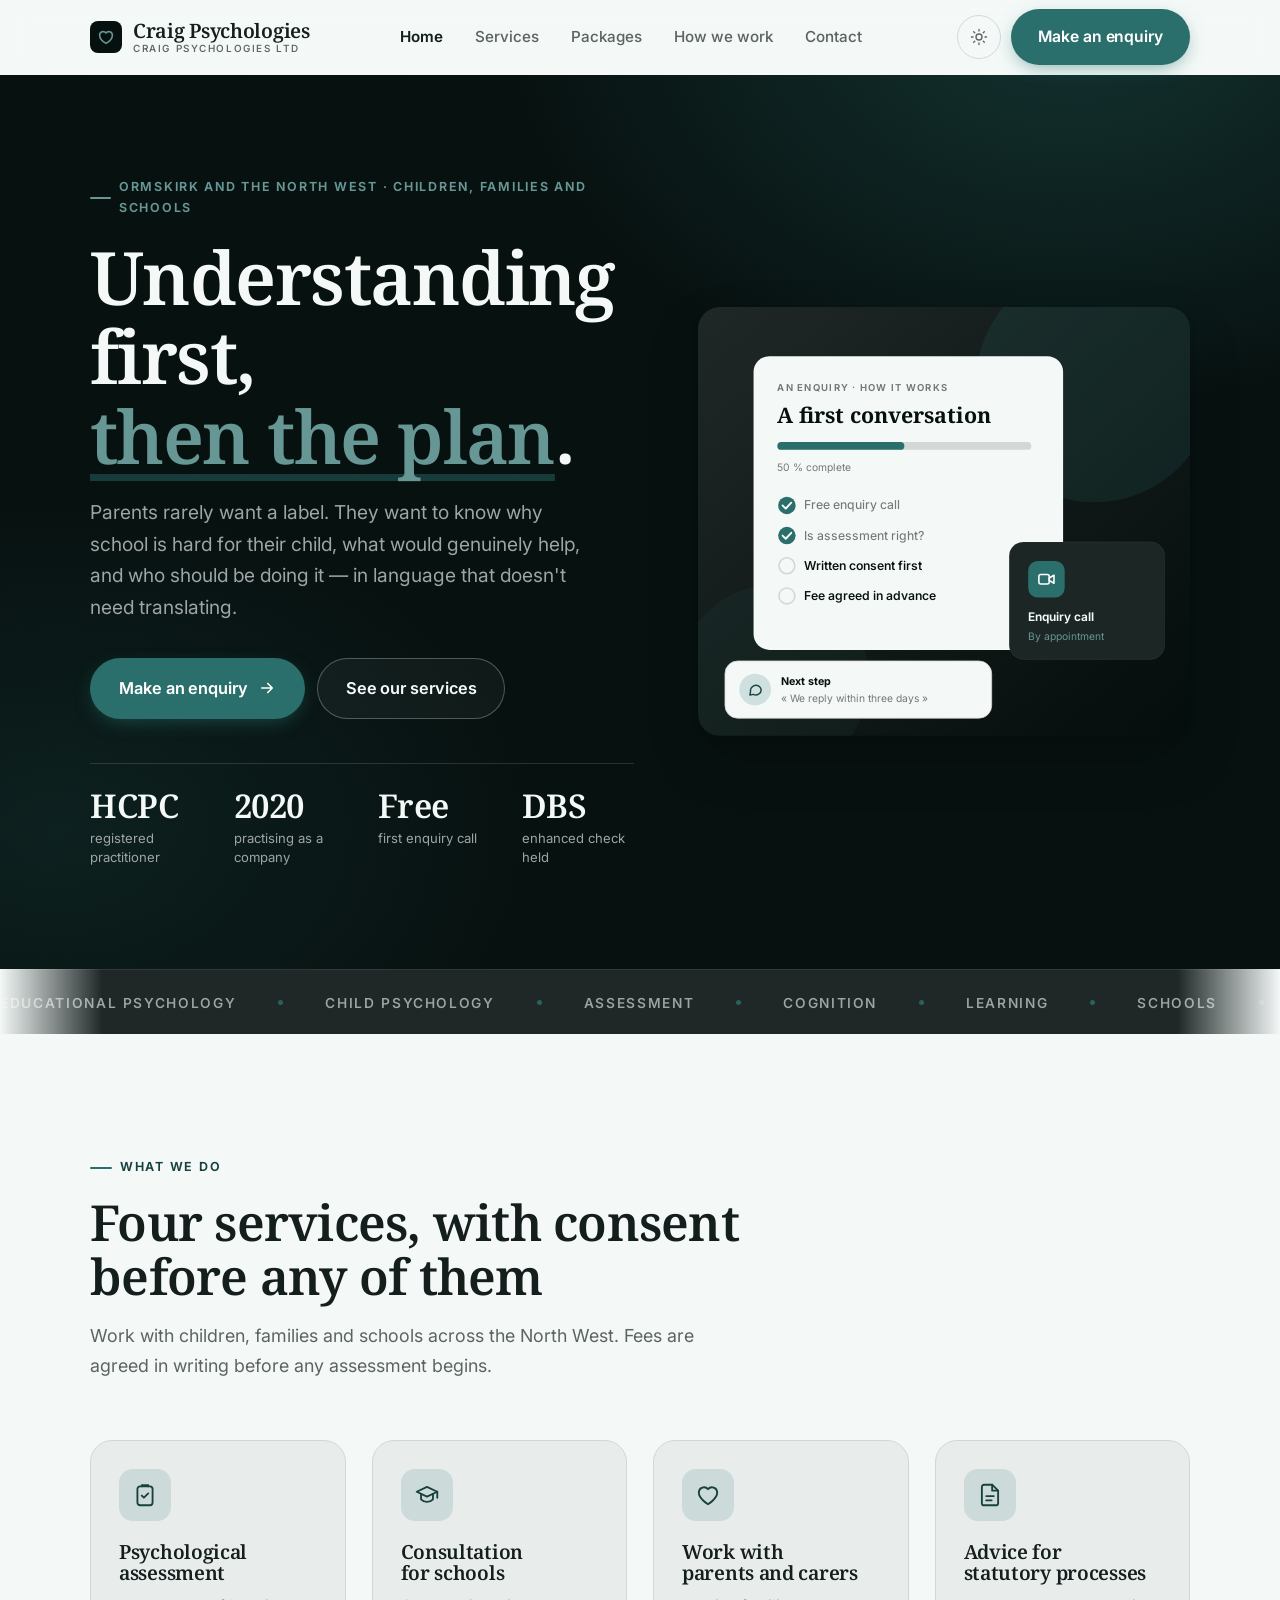
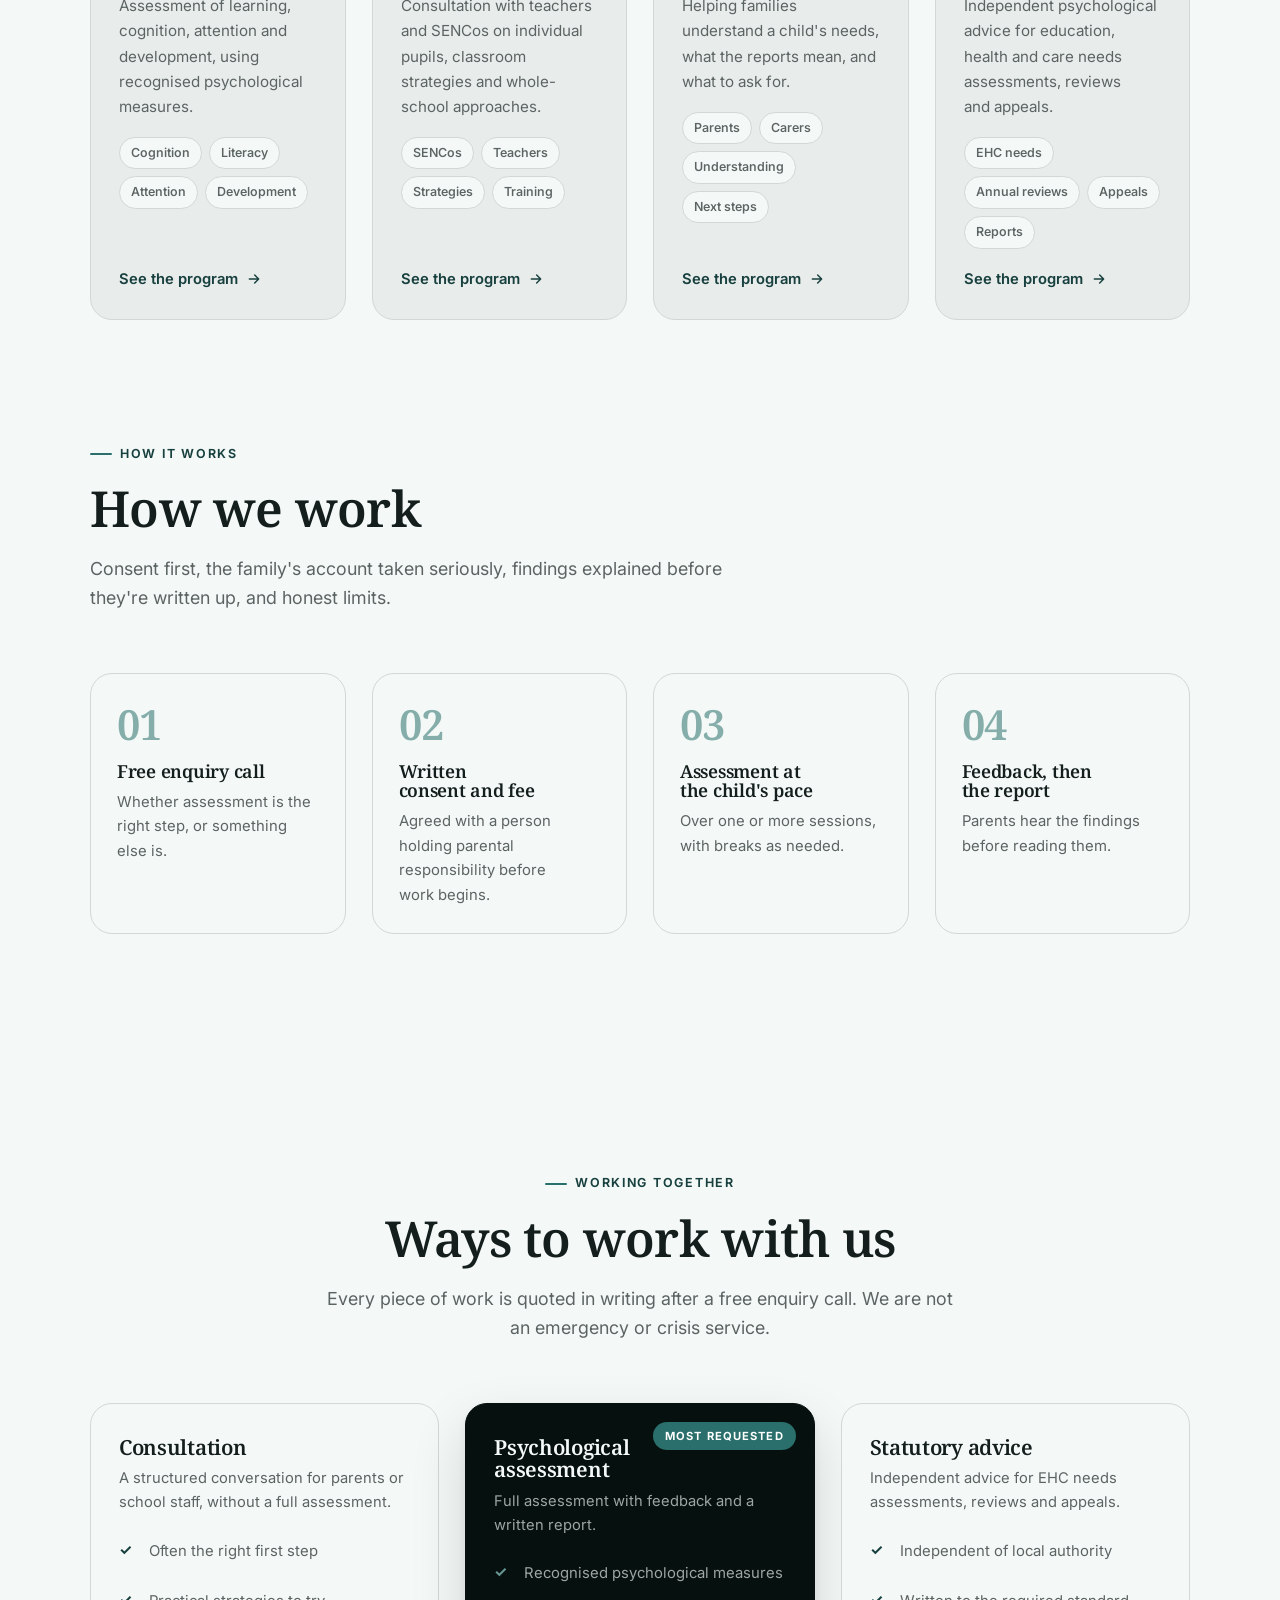
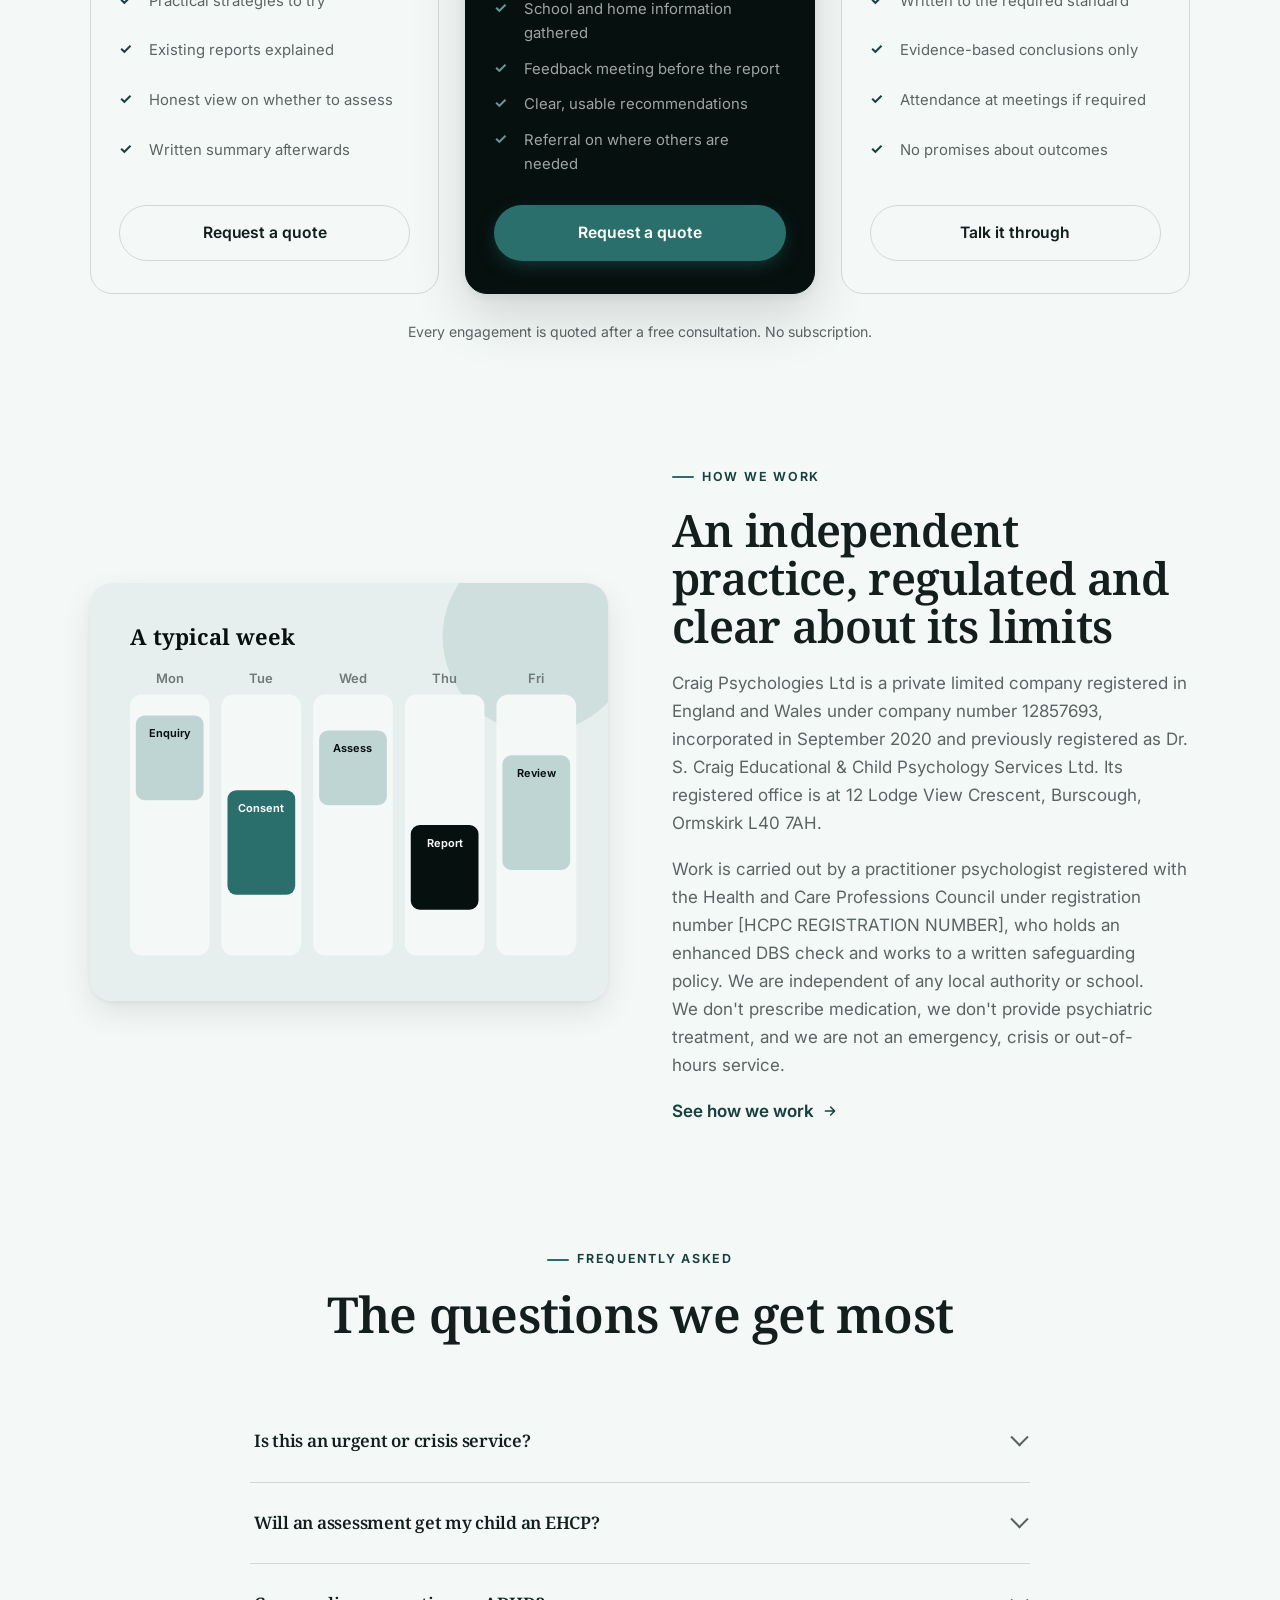
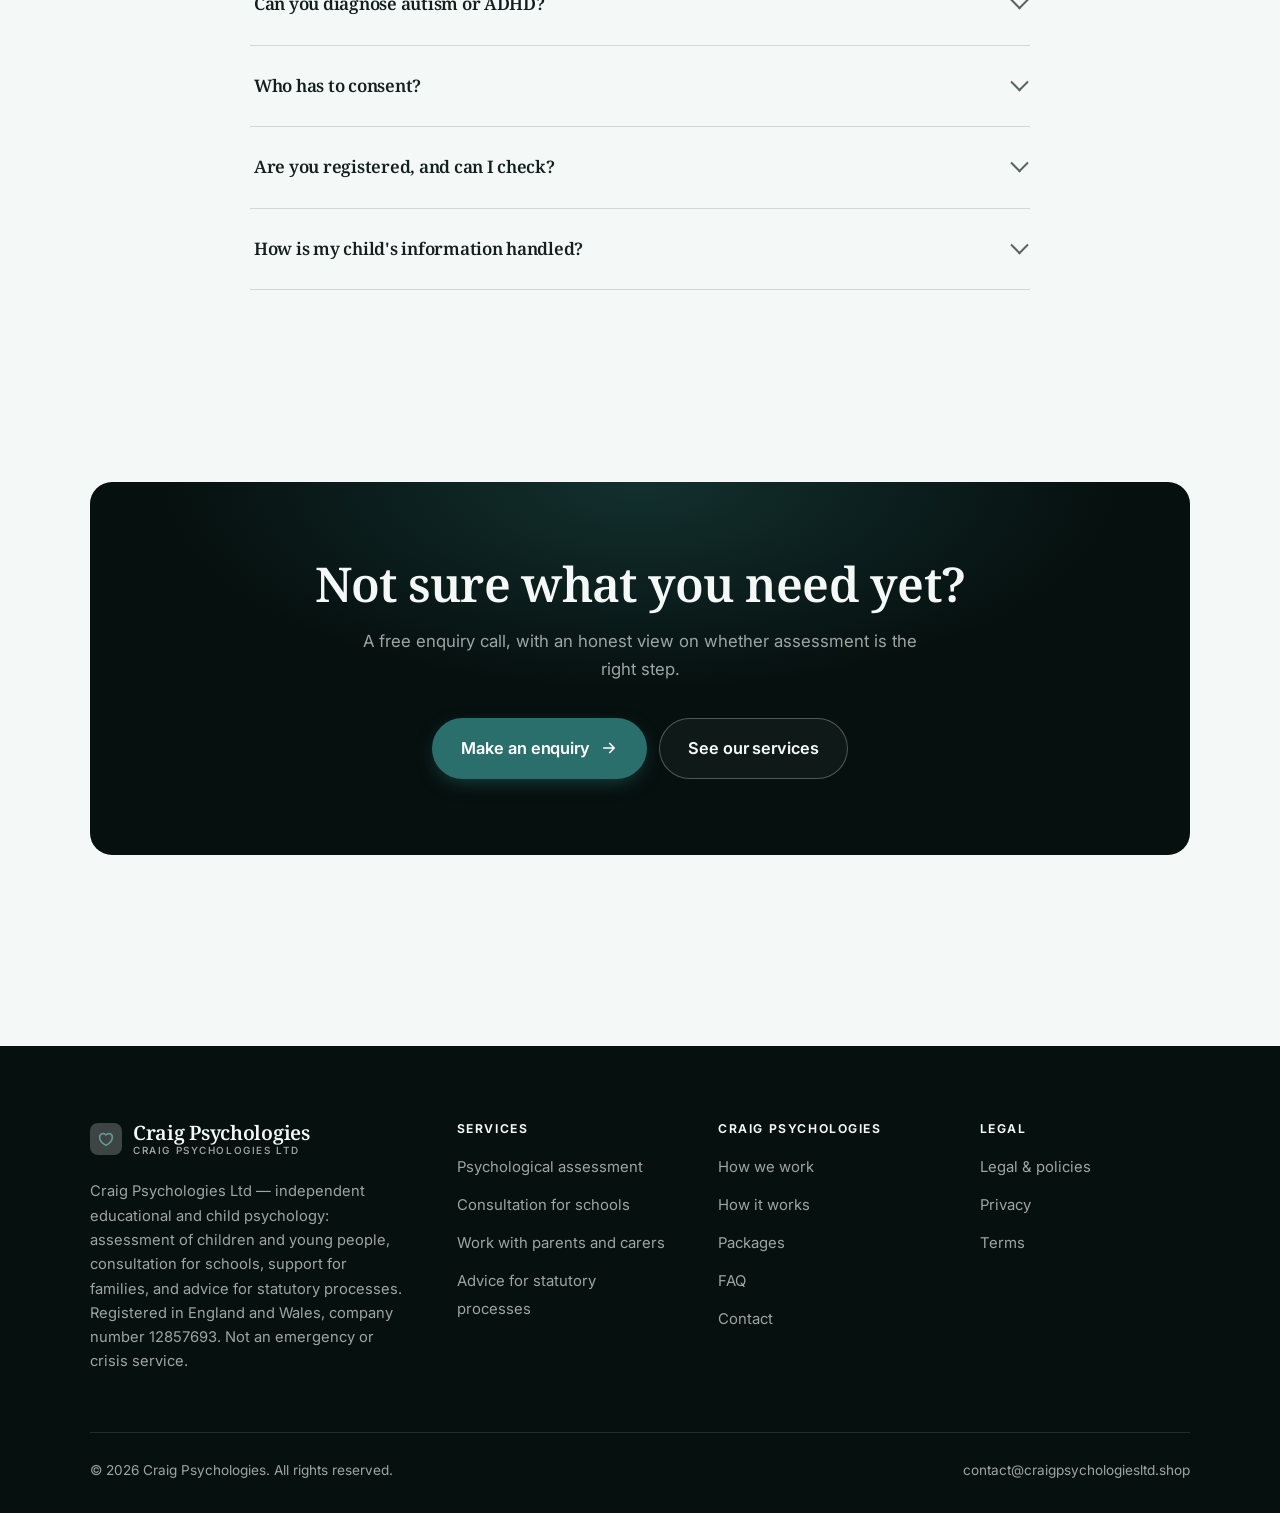
<file: index.html>
<!DOCTYPE html>
<html lang="en" class="no-js">
<head>
<meta charset="utf-8">
<meta name="viewport" content="width=device-width, initial-scale=1">
<title>Craig Psychologies Ltd — educational and child psychology</title>
<meta name="description" content="Craig Psychologies Ltd, an independent educational and child psychology practice near Ormskirk: assessment of children and young people, consultation for schools, and advice for families.">
<link rel="canonical" href="https://craigpsychologiesltd.shop/">

<meta property="og:type" content="website">
<meta property="og:url" content="https://craigpsychologiesltd.shop/">
<meta property="og:site_name" content="Craig Psychologies">
<meta property="og:locale" content="en_US">
<meta property="og:title" content="Craig Psychologies Ltd — educational and child psychology">
<meta property="og:description" content="Craig Psychologies Ltd, an independent educational and child psychology practice near Ormskirk: assessment of children and young people, consultation for schools, and advice for families.">
<meta name="theme-color" content="#06100f">

<link rel="icon" href="assets/img/favicon.svg" type="image/svg+xml">
<link rel="preconnect" href="https://fonts.googleapis.com">
<link rel="preconnect" href="https://fonts.gstatic.com" crossorigin>
<link rel="stylesheet" href="https://fonts.googleapis.com/css2?family=Noto+Serif:wght@400;600;700&family=Inter:wght@400..700&display=swap">
<link rel="stylesheet" href="assets/css/style.css">

<!-- Thème appliqué avant le premier rendu (évite le flash) -->
<script>
document.documentElement.classList.remove('no-js');
(function(){try{var t=localStorage.getItem('site-theme');if(t){document.documentElement.setAttribute('data-theme',t);}}catch(e){}})();
</script>
<script type="application/ld+json">
{
  "@context": "https://schema.org",
  "@type": "Organization",
  "name": "Craig Psychologies",
  "url": "https://craigpsychologiesltd.shop/",
  "email": "contact@craigpsychologiesltd.shop",
  "description": "Craig Psychologies Ltd, an independent educational and child psychology practice near Ormskirk: assessment of children and young people, consultation for schools, and advice for families.",
  "areaServed": "US",
  "knowsLanguage": "en"
}
</script>
</head>

<body>
<a class="skip-link" href="#main">Skip to main content</a>

<header class="site-header">
  <nav class="wrap nav" aria-label="Main navigation">
    <a class="brand" href="index.html">
      <svg class="brand__mark" viewBox="0 0 64 64" aria-hidden="true">
        <rect class="bm-bg" width="64" height="64" rx="16"/>
        <g class="bm-ic" transform="translate(14 14) scale(1.5)" fill="none" stroke-width="2.1" stroke-linecap="round" stroke-linejoin="round"><path d="M12 20.5s-8.5-4.8-8.5-11A4.8 4.8 0 0 1 12 6.6a4.8 4.8 0 0 1 8.5 2.9c0 6.2-8.5 11-8.5 11z"/></g>
      </svg>
      <span>Craig Psychologies<span class="brand__sub">Craig Psychologies Ltd</span></span>
    </a>

    <ul class="nav__links" id="nav-links">
      <li><a href="index.html" aria-current="page">Home</a></li>
      <li><a href="programs.html">Services</a></li>
      <li><a href="index.html#pricing">Packages</a></li>
      <li><a href="about.html">How we work</a></li>
      <li><a href="contact.html">Contact</a></li>
      <li><a class="btn btn--primary" href="contact.html">Make an enquiry</a></li>
    </ul>

    <div class="nav__cta">
      <button class="theme-toggle" type="button" aria-label="Switch to dark theme">
        <svg class="icon-sun" viewBox="0 0 24 24" fill="none" stroke="currentColor" stroke-width="1.8" stroke-linecap="round" aria-hidden="true"><circle cx="12" cy="12" r="4"/><path d="M12 2v2m0 16v2M2 12h2m16 0h2M4.9 4.9l1.4 1.4m11.4 11.4 1.4 1.4M19.1 4.9l-1.4 1.4M6.3 17.7l-1.4 1.4"/></svg>
        <svg class="icon-moon" viewBox="0 0 24 24" fill="none" stroke="currentColor" stroke-width="1.8" stroke-linecap="round" stroke-linejoin="round" aria-hidden="true"><path d="M21 12.8A9 9 0 1 1 11.2 3a7 7 0 0 0 9.8 9.8z"/></svg>
      </button>
      <a class="btn btn--primary" href="contact.html">Make an enquiry</a>
      <button class="nav__toggle" type="button" aria-expanded="false" aria-controls="nav-links" aria-label="Open menu">
        <svg class="icon-open" viewBox="0 0 24 24" fill="none" stroke="currentColor" stroke-width="2" stroke-linecap="round" aria-hidden="true"><path d="M3 6h18M3 12h18M3 18h18"/></svg>
        <svg class="icon-close" viewBox="0 0 24 24" fill="none" stroke="currentColor" stroke-width="2" stroke-linecap="round" aria-hidden="true"><path d="M6 6l12 12M18 6L6 18"/></svg>
      </button>
    </div>
  </nav>
</header>

<main id="main">

<section class="hero">
  <div class="wrap hero__inner">
    <div>
      <span class="eyebrow hero__eyebrow">Ormskirk and the North West · Children, families and schools</span>
      <h1>Understanding first,<br> <em>then the plan</em>.</h1>
      <p class="hero__lede">Parents rarely want a label. They want to know why school is hard for their child, what would genuinely help, and who should be doing it — in language that doesn't need translating.</p>

      <div class="hero__actions">
        <a class="btn btn--primary btn--lg" href="contact.html">Make an enquiry <svg viewBox="0 0 24 24" fill="none" stroke="currentColor" stroke-width="2.2" stroke-linecap="round" stroke-linejoin="round" aria-hidden="true"><path d="M5 12h14M13 6l6 6-6 6"/></svg></a>
        <a class="btn btn--on-dark btn--lg" href="programs.html">See our services</a>
      </div>

      <ul class="hero__proof">
        <li><span class="stat__num">HCPC</span><span class="stat__label">registered practitioner</span></li>
        <li><span class="stat__num">2020</span><span class="stat__label">practising as a company</span></li>
        <li><span class="stat__num">Free</span><span class="stat__label">first enquiry call</span></li>
        <li><span class="stat__num">DBS</span><span class="stat__label">enhanced check held</span></li>
      </ul>
    </div>

    <div class="hero__art">
      <svg viewBox="0 0 620 540" role="img" aria-label="How an enquiry to Craig Psychologies works, from a free call to written consent.">
        <defs>
          <linearGradient id="hbg" x1="0" y1="0" x2="1" y2="1">
            <stop offset="0" stop-color="#1f2827"/><stop offset="1" stop-color="#050d0c"/>
          </linearGradient>
        </defs>
        <rect width="620" height="540" rx="22" fill="url(#hbg)"/>
        <circle cx="500" cy="96" r="150" fill="#2a6f6b" opacity=".16"/>
        <circle cx="96" cy="470" r="120" fill="#2a6f6b" opacity=".08"/>

        <g style="font-family: var(--font-body)">
          <!-- Carte programme -->
          <rect x="70" y="62" width="390" height="370" rx="20" fill="#f4f9f8"/>
          <text x="100" y="106" font-size="12" font-weight="650" letter-spacing="1.6" fill="#717978">AN ENQUIRY · HOW IT WORKS</text>
          <text x="100" y="146" font-size="27" font-weight="700" fill="#06100f" style="font-family: var(--font-display)">A first conversation</text>
          <rect x="100" y="170" width="320" height="10" rx="5" fill="#d3d8d7"/>
          <rect x="100" y="170" width="160" height="10" rx="5" fill="#2a6f6b"/>
          <text x="100" y="206" font-size="13" fill="#717978">50 % complete</text>
          <circle cx="112" cy="250" r="11" fill="#2a6f6b"/><path d="M106.5 250l4 4 7-7.5" fill="none" stroke="#ffffff" stroke-width="2.4" stroke-linecap="round" stroke-linejoin="round"/><text x="134" y="255" font-size="15.5" fill="#717978" font-weight="450">Free enquiry call</text>
          <circle cx="112" cy="288" r="11" fill="#2a6f6b"/><path d="M106.5 288l4 4 7-7.5" fill="none" stroke="#ffffff" stroke-width="2.4" stroke-linecap="round" stroke-linejoin="round"/><text x="134" y="293" font-size="15.5" fill="#717978" font-weight="450">Is assessment right?</text>
          <circle cx="112" cy="326" r="10" fill="none" stroke="#d3d8d7" stroke-width="2"/><text x="134" y="331" font-size="15.5" fill="#06100f" font-weight="560">Written consent first</text>
          <circle cx="112" cy="364" r="10" fill="none" stroke="#d3d8d7" stroke-width="2"/><text x="134" y="369" font-size="15.5" fill="#06100f" font-weight="560">Fee agreed in advance</text>

          <!-- Carte séance -->
          <rect x="392" y="296" width="196" height="148" rx="18" fill="#1c2625" stroke="#ffffff" stroke-opacity=".08"/>
          <rect x="416" y="320" width="46" height="46" rx="12" fill="#2a6f6b"/>
          <g transform="translate(427 331)" fill="none" stroke="#ffffff" color="#ffffff" stroke-width="2" stroke-linecap="round" stroke-linejoin="round"><rect x="2.5" y="6" width="13" height="12" rx="2.5"/><path d="M15.5 10.5 21.5 7v10l-6-3.5z"/></g>
          <text x="416" y="396" font-size="15" font-weight="650" fill="#f4f9f8">Enquiry call</text>
          <text x="416" y="420" font-size="13" fill="#669794">By appointment</text>

          <!-- Retour du coach -->
          <rect x="34" y="446" width="336" height="72" rx="16" fill="#f4f9f8" stroke="#d3d8d7"/>
          <circle cx="72" cy="482" r="20" fill="#d0e0df"/>
          <g transform="translate(62 472) scale(.84)" fill="none" stroke="#1b4846" stroke-width="2.2" stroke-linecap="round" stroke-linejoin="round"><path d="M21 12a8 8 0 0 1-11.6 7.1L4 20l1-4.6A8 8 0 1 1 21 12z"/></g>
          <text x="104" y="476" font-size="13.5" font-weight="700" fill="#06100f">Next step</text>
          <text x="104" y="498" font-size="13" fill="#717978">« We reply within three days »</text>
        </g>
      </svg>
    </div>
  </div>
</section>

<div class="marquee" aria-hidden="true">
  <div class="marquee__track"><span>Educational psychology</span><span>Child psychology</span><span>Assessment</span><span>Cognition</span><span>Learning</span><span>Schools</span><span>Consultation</span><span>Families</span><span>EHC needs</span><span>HCPC registered</span><span>Educational psychology</span><span>Child psychology</span><span>Assessment</span><span>Cognition</span><span>Learning</span><span>Schools</span><span>Consultation</span><span>Families</span><span>EHC needs</span><span>HCPC registered</span></div>
</div>

<section class="section wrap" id="programs">
  <div class="section-head reveal">
    <span class="eyebrow">What we do</span>
    <h2>Four services, with consent before any of them</h2>
    <p>Work with children, families and schools across the North West. Fees are agreed in writing before any assessment begins.</p>
  </div>
  <div class="grid grid--4 reveal-group">
    <a class="card" href="programs.html#assessment">
      <div class="card__icon"><svg viewBox="0 0 24 24" fill="none" stroke="currentColor" stroke-width="1.7" stroke-linecap="round" stroke-linejoin="round" aria-hidden="true"><rect x="5" y="4" width="14" height="17.5" rx="2.5"/><path d="M9 4V3h6v1M9 12.5l2 2 4-4"/></svg></div>
      <h3>Psychological assessment</h3>
      <p>Assessment of learning, cognition, attention and development, using recognised psychological measures.</p>
      <ul class="tags"><li>Cognition</li><li>Literacy</li><li>Attention</li><li>Development</li></ul>
      <span class="arrow-link">See the program <svg viewBox="0 0 24 24" fill="none" stroke="currentColor" stroke-width="2.2" stroke-linecap="round" stroke-linejoin="round" aria-hidden="true"><path d="M5 12h14M13 6l6 6-6 6"/></svg></span>
    </a>
    <a class="card" href="programs.html#schools">
      <div class="card__icon"><svg viewBox="0 0 24 24" fill="none" stroke="currentColor" stroke-width="1.7" stroke-linecap="round" stroke-linejoin="round" aria-hidden="true"><path d="M2.5 9 12 4.5 21.5 9 12 13.5z"/><path d="M6.5 11v5c1.5 1.6 3.4 2.4 5.5 2.4s4-.8 5.5-2.4v-5M21.5 9v5.5"/></svg></div>
      <h3>Consultation for schools</h3>
      <p>Consultation with teachers and SENCos on individual pupils, classroom strategies and whole-school approaches.</p>
      <ul class="tags"><li>SENCos</li><li>Teachers</li><li>Strategies</li><li>Training</li></ul>
      <span class="arrow-link">See the program <svg viewBox="0 0 24 24" fill="none" stroke="currentColor" stroke-width="2.2" stroke-linecap="round" stroke-linejoin="round" aria-hidden="true"><path d="M5 12h14M13 6l6 6-6 6"/></svg></span>
    </a>
    <a class="card" href="programs.html#families">
      <div class="card__icon"><svg viewBox="0 0 24 24" fill="none" stroke="currentColor" stroke-width="1.7" stroke-linecap="round" stroke-linejoin="round" aria-hidden="true"><path d="M12 20.5s-8.5-4.8-8.5-11A4.8 4.8 0 0 1 12 6.6a4.8 4.8 0 0 1 8.5 2.9c0 6.2-8.5 11-8.5 11z"/></svg></div>
      <h3>Work with parents and carers</h3>
      <p>Helping families understand a child's needs, what the reports mean, and what to ask for.</p>
      <ul class="tags"><li>Parents</li><li>Carers</li><li>Understanding</li><li>Next steps</li></ul>
      <span class="arrow-link">See the program <svg viewBox="0 0 24 24" fill="none" stroke="currentColor" stroke-width="2.2" stroke-linecap="round" stroke-linejoin="round" aria-hidden="true"><path d="M5 12h14M13 6l6 6-6 6"/></svg></span>
    </a>
    <a class="card" href="programs.html#statutory">
      <div class="card__icon"><svg viewBox="0 0 24 24" fill="none" stroke="currentColor" stroke-width="1.7" stroke-linecap="round" stroke-linejoin="round" aria-hidden="true"><path d="M14 2.5H6.5A2 2 0 0 0 4.5 4.5v15a2 2 0 0 0 2 2h11a2 2 0 0 0 2-2V8z"/><path d="M14 2.5V8h5.5M8.5 13h7M8.5 17h5"/></svg></div>
      <h3>Advice for statutory processes</h3>
      <p>Independent psychological advice for education, health and care needs assessments, reviews and appeals.</p>
      <ul class="tags"><li>EHC needs</li><li>Annual reviews</li><li>Appeals</li><li>Reports</li></ul>
      <span class="arrow-link">See the program <svg viewBox="0 0 24 24" fill="none" stroke="currentColor" stroke-width="2.2" stroke-linecap="round" stroke-linejoin="round" aria-hidden="true"><path d="M5 12h14M13 6l6 6-6 6"/></svg></span>
    </a>
  </div>
</section>

<section class="section section--flush wrap" id="how-it-works">
  <div class="section-head reveal">
    <span class="eyebrow">How it works</span>
    <h2>How we work</h2>
    <p>Consent first, the family's account taken seriously, findings explained before they're written up, and honest limits.</p>
  </div>
  <div class="grid grid--4 steps reveal-group">
    <article class="step">
      <h3>Free enquiry call</h3>
      <p>Whether assessment is the right step, or something else is.</p>
    </article>
    <article class="step">
      <h3>Written consent and fee</h3>
      <p>Agreed with a person holding parental responsibility before work begins.</p>
    </article>
    <article class="step">
      <h3>Assessment at the child's pace</h3>
      <p>Over one or more sessions, with breaks as needed.</p>
    </article>
    <article class="step">
      <h3>Feedback, then the report</h3>
      <p>Parents hear the findings before reading them.</p>
    </article>
  </div>
</section>

<section class="section wrap" id="pricing">
  <div class="section-head section-head--center reveal">
    <span class="eyebrow">Working together</span>
    <h2>Ways to work with us</h2>
    <p>Every piece of work is quoted in writing after a free enquiry call. We are not an emergency or crisis service.</p>
  </div>
  <div class="grid grid--3 plans reveal-group">
    <article class="plan">
      
      <h3>Consultation</h3>
      <p class="plan__desc">A structured conversation for parents or school staff, without a full assessment.</p>
      
      <ul class="plan__features">
        <li>Often the right first step</li>
        <li>Practical strategies to try</li>
        <li>Existing reports explained</li>
        <li>Honest view on whether to assess</li>
        <li>Written summary afterwards</li>
      </ul>
      <a class="btn btn--ghost btn--block" href="contact.html">Request a quote</a>
    </article>
    <article class="plan plan--featured">
      <span class="plan__tag">Most requested</span>
      <h3>Psychological assessment</h3>
      <p class="plan__desc">Full assessment with feedback and a written report.</p>
      
      <ul class="plan__features">
        <li>Recognised psychological measures</li>
        <li>School and home information gathered</li>
        <li>Feedback meeting before the report</li>
        <li>Clear, usable recommendations</li>
        <li>Referral on where others are needed</li>
      </ul>
      <a class="btn btn--primary btn--block" href="contact.html">Request a quote</a>
    </article>
    <article class="plan">
      
      <h3>Statutory advice</h3>
      <p class="plan__desc">Independent advice for EHC needs assessments, reviews and appeals.</p>
      
      <ul class="plan__features">
        <li>Independent of local authority</li>
        <li>Written to the required standard</li>
        <li>Evidence-based conclusions only</li>
        <li>Attendance at meetings if required</li>
        <li>No promises about outcomes</li>
      </ul>
      <a class="btn btn--ghost btn--block" href="contact.html">Talk it through</a>
    </article>
  </div>
  <p class="plans-note">Every engagement is quoted after a free consultation. No subscription.</p>
</section>

<section class="section section--flush wrap">
  <div class="split reveal">
    <div class="split__art">
      <svg viewBox="0 0 520 420" role="img" aria-label="Example of a typical week: Enquiry, Consent, Assess, Report, Review.">
        <rect width="520" height="420" rx="20" fill="#e6efee"/>
        <circle cx="450" cy="54" r="96" fill="#2a6f6b" opacity=".12"/>
        <g style="font-family: var(--font-body)">
        <text x="40" y="62" font-size="22" font-weight="700" fill="#06100f" style="font-family: var(--font-display)">A typical week</text>
        <text x="80" y="100" text-anchor="middle" font-size="13" font-weight="600" fill="#717978">Mon</text>
        <rect x="40" y="112" width="80" height="262" rx="12" fill="#f4f9f8"/>
        <rect x="46" y="133" width="68" height="85" rx="9" fill="#bfd5d3"/>
        <text x="80" y="155" text-anchor="middle" font-size="11" font-weight="650" fill="#06100f">Enquiry</text>
        <text x="172" y="100" text-anchor="middle" font-size="13" font-weight="600" fill="#717978">Tue</text>
        <rect x="132" y="112" width="80" height="262" rx="12" fill="#f4f9f8"/>
        <rect x="138" y="208" width="68" height="105" rx="9" fill="#2a6f6b"/>
        <text x="172" y="230" text-anchor="middle" font-size="11" font-weight="650" fill="#ffffff">Consent</text>
        <text x="264" y="100" text-anchor="middle" font-size="13" font-weight="600" fill="#717978">Wed</text>
        <rect x="224" y="112" width="80" height="262" rx="12" fill="#f4f9f8"/>
        <rect x="230" y="148" width="68" height="75" rx="9" fill="#bfd5d3"/>
        <text x="264" y="170" text-anchor="middle" font-size="11" font-weight="650" fill="#06100f">Assess</text>
        <text x="356" y="100" text-anchor="middle" font-size="13" font-weight="600" fill="#717978">Thu</text>
        <rect x="316" y="112" width="80" height="262" rx="12" fill="#f4f9f8"/>
        <rect x="322" y="243" width="68" height="85" rx="9" fill="#06100f"/>
        <text x="356" y="265" text-anchor="middle" font-size="11" font-weight="650" fill="#f4f9f8">Report</text>
        <text x="448" y="100" text-anchor="middle" font-size="13" font-weight="600" fill="#717978">Fri</text>
        <rect x="408" y="112" width="80" height="262" rx="12" fill="#f4f9f8"/>
        <rect x="414" y="173" width="68" height="115" rx="9" fill="#bfd5d3"/>
        <text x="448" y="195" text-anchor="middle" font-size="11" font-weight="650" fill="#06100f">Review</text>
        </g>
      </svg>
    </div>
    <div>
      <span class="eyebrow">How we work</span>
      <h2>An independent practice, regulated and clear about its limits</h2>
      <p>Craig Psychologies Ltd is a private limited company registered in England and Wales under company number 12857693, incorporated in September 2020 and previously registered as Dr. S. Craig Educational &amp; Child Psychology Services Ltd. Its registered office is at 12 Lodge View Crescent, Burscough, Ormskirk L40 7AH.</p>
      <p>Work is carried out by a practitioner psychologist registered with the Health and Care Professions Council under registration number [HCPC REGISTRATION NUMBER], who holds an enhanced DBS check and works to a written safeguarding policy. We are independent of any local authority or school. We don't prescribe medication, we don't provide psychiatric treatment, and we are not an emergency, crisis or out-of-hours service.</p>
      <p><a class="arrow-link" href="about.html">See how we work <svg viewBox="0 0 24 24" fill="none" stroke="currentColor" stroke-width="2.2" stroke-linecap="round" stroke-linejoin="round" aria-hidden="true"><path d="M5 12h14M13 6l6 6-6 6"/></svg></a></p>
    </div>
  </div>
</section>

<section class="section section--flush wrap" id="faq">
  <div class="section-head section-head--center reveal">
    <span class="eyebrow">Frequently asked</span>
    <h2>The questions we get most</h2>
  </div>
  <div class="faq reveal">
    <details>
      <summary>Is this an urgent or crisis service?</summary>
      <p>No. If a child is at immediate risk of harm, call 999. For urgent mental health support call NHS 111 and select the mental health option, or contact your GP. Samaritans are on 116 123 at any hour.</p>
    </details>
    <details>
      <summary>Will an assessment get my child an EHCP?</summary>
      <p>No one can promise that, and anyone who does should worry you. We assess properly and write what the evidence supports; the decision belongs to the local authority or the tribunal.</p>
    </details>
    <details>
      <summary>Can you diagnose autism or ADHD?</summary>
      <p>Those diagnoses are made by a multidisciplinary team, usually including a paediatrician or psychiatrist. We can assess, contribute and refer, and we'll explain who needs to be involved.</p>
    </details>
    <details>
      <summary>Who has to consent?</summary>
      <p>A person with parental responsibility, in writing, before any assessment. Young people are involved in the decision according to their age and understanding, and we explain things to the child too.</p>
    </details>
    <details>
      <summary>Are you registered, and can I check?</summary>
      <p>Yes. Practitioner psychologist titles are protected by law, and you can verify any psychologist on the HCPC register at hcpc-uk.org. Ask us for the registration number — and ask anyone you're considering.</p>
    </details>
    <details>
      <summary>How is my child's information handled?</summary>
      <p>It's special category health data and treated accordingly under UK GDPR: stored securely, shared only with consent or where safeguarding requires it, and retained in line with professional record-keeping standards.</p>
    </details>
  </div>
</section>

<section class="wrap section--tight">
  <div class="cta-band reveal">
    <h2>Not sure what you need yet?</h2>
    <p>A free enquiry call, with an honest view on whether assessment is the right step.</p>
    <div class="hero__actions">
      <a class="btn btn--primary btn--lg" href="contact.html">Make an enquiry <svg viewBox="0 0 24 24" fill="none" stroke="currentColor" stroke-width="2.2" stroke-linecap="round" stroke-linejoin="round" aria-hidden="true"><path d="M5 12h14M13 6l6 6-6 6"/></svg></a>
      <a class="btn btn--on-dark btn--lg" href="programs.html">See our services</a>
    </div>
  </div>
</section>

</main>

<footer class="site-footer">
  <div class="wrap">
    <div class="footer__grid">
      <div class="footer__brand">
        <a class="brand" href="index.html">
          <svg class="brand__mark" viewBox="0 0 64 64" aria-hidden="true">
        <rect class="bm-bg" width="64" height="64" rx="16"/>
        <g class="bm-ic" transform="translate(14 14) scale(1.5)" fill="none" stroke-width="2.1" stroke-linecap="round" stroke-linejoin="round"><path d="M12 20.5s-8.5-4.8-8.5-11A4.8 4.8 0 0 1 12 6.6a4.8 4.8 0 0 1 8.5 2.9c0 6.2-8.5 11-8.5 11z"/></g>
      </svg>
          <span>Craig Psychologies<span class="brand__sub">Craig Psychologies Ltd</span></span>
        </a>
        <p>Craig Psychologies Ltd — independent educational and child psychology: assessment of children and young people, consultation for schools, support for families, and advice for statutory processes. Registered in England and Wales, company number 12857693. Not an emergency or crisis service.</p>
      </div>

      <div class="footer__col">
        <h4>Services</h4>
        <ul>
          <li><a href="programs.html#assessment">Psychological assessment</a></li>
          <li><a href="programs.html#schools">Consultation for schools</a></li>
          <li><a href="programs.html#families">Work with parents and carers</a></li>
          <li><a href="programs.html#statutory">Advice for statutory processes</a></li>
        </ul>
      </div>

      <div class="footer__col">
        <h4>Craig Psychologies</h4>
        <ul>
          <li><a href="about.html">How we work</a></li>
          <li><a href="index.html#how-it-works">How it works</a></li>
          <li><a href="index.html#pricing">Packages</a></li>
          <li><a href="index.html#faq">FAQ</a></li>
          <li><a href="contact.html">Contact</a></li>
        </ul>
      </div>

      <div class="footer__col">
        <h4>Legal</h4>
        <ul>
          <li><a href="legal.html">Legal &amp; policies</a></li>
          <li><a href="legal.html#privacy">Privacy</a></li>
          <li><a href="legal.html#terms">Terms</a></li>
        </ul>
      </div>
    </div>

    <div class="footer__bottom">
      <p>© <span data-year>2026</span> Craig Psychologies. All rights reserved.</p>
      <p><a href="mailto:contact@craigpsychologiesltd.shop">contact@craigpsychologiesltd.shop</a></p>
    </div>
  </div>
</footer>

<script src="assets/js/main.js" defer></script>
</body>
</html>
</file>
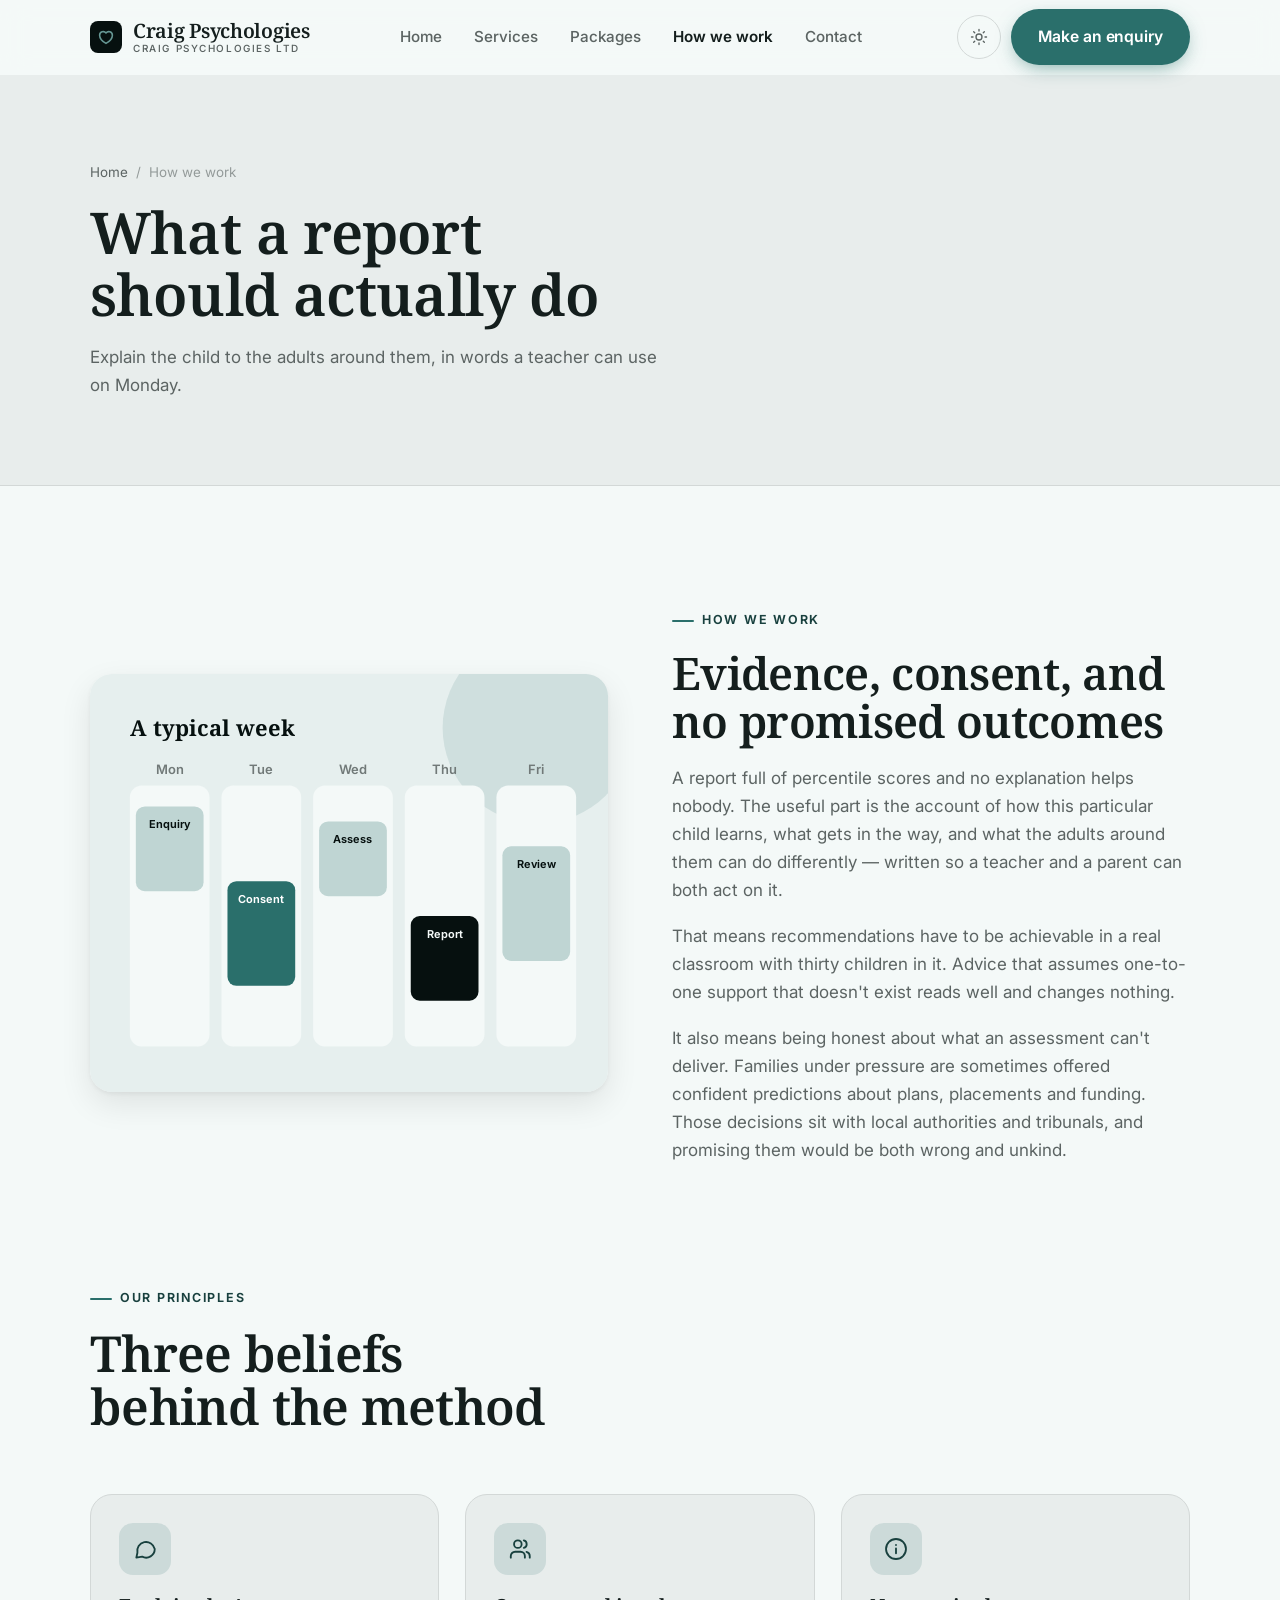
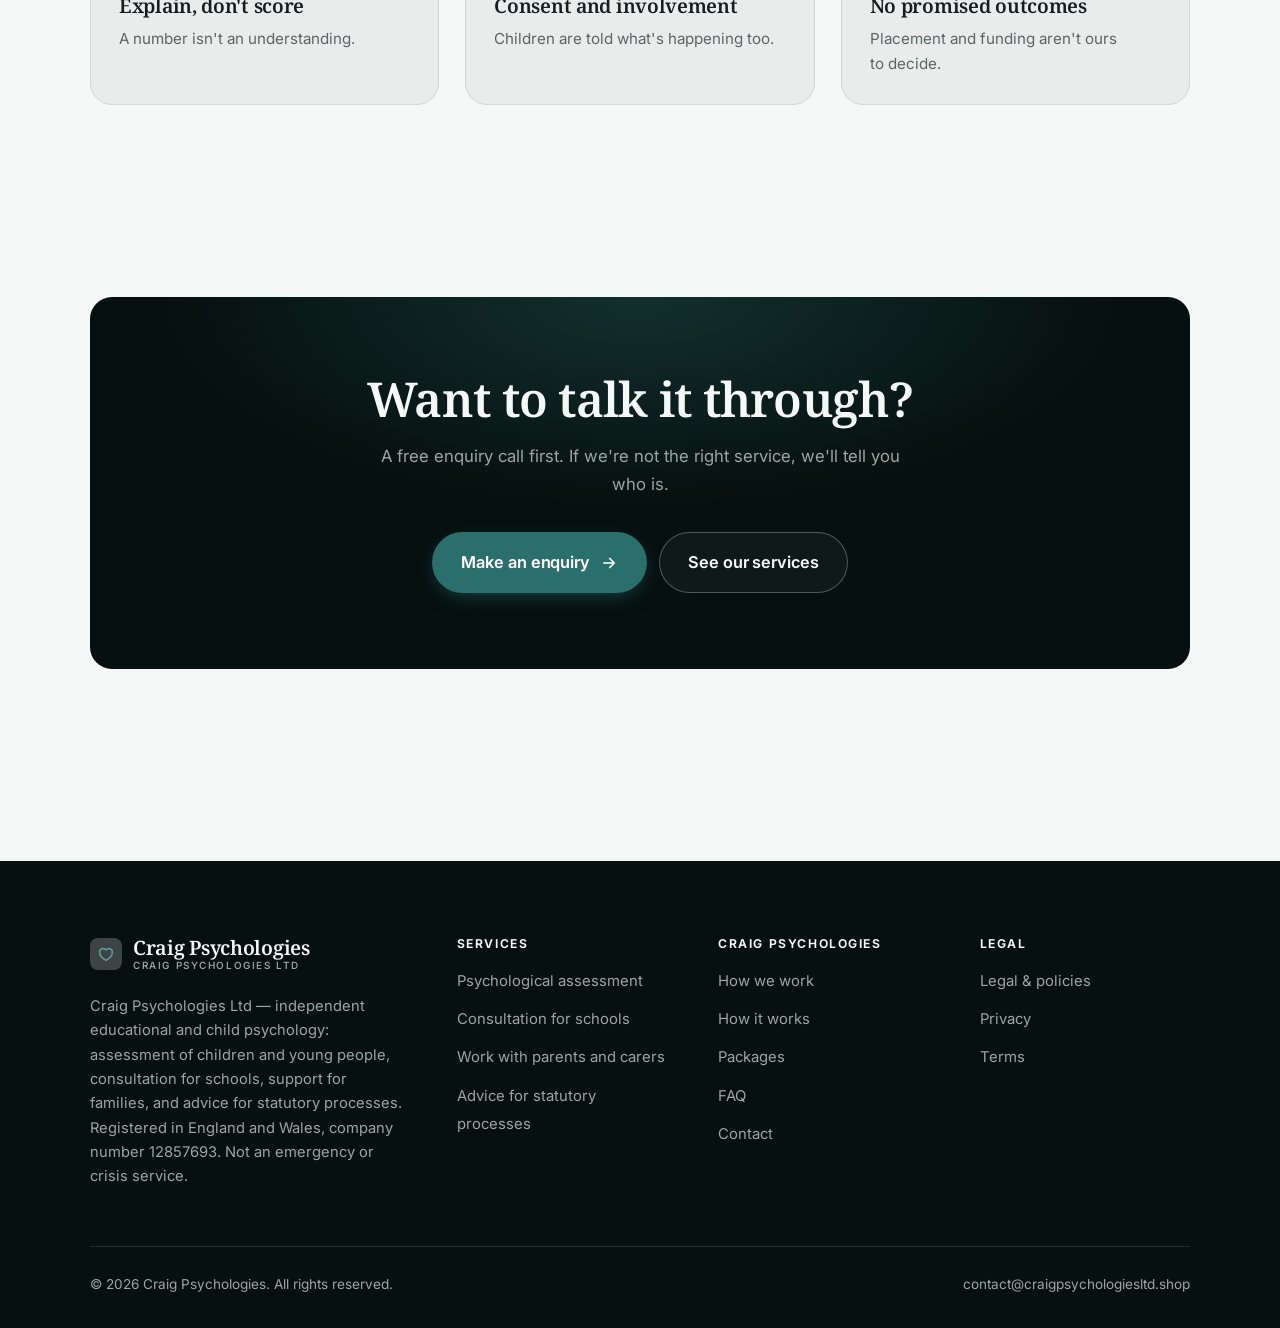
<file: about.html>
<!DOCTYPE html>
<html lang="en" class="no-js">
<head>
<meta charset="utf-8">
<meta name="viewport" content="width=device-width, initial-scale=1">
<title>How we work — Craig Psychologies</title>
<meta name="description" content="About Craig Psychologies Ltd, an independent educational and child psychology practice registered in England and Wales, company number 12857693.">
<link rel="canonical" href="https://craigpsychologiesltd.shop/about.html">

<meta property="og:type" content="website">
<meta property="og:url" content="https://craigpsychologiesltd.shop/about.html">
<meta property="og:site_name" content="Craig Psychologies">
<meta property="og:locale" content="en_US">
<meta property="og:title" content="How we work — Craig Psychologies">
<meta property="og:description" content="About Craig Psychologies Ltd, an independent educational and child psychology practice registered in England and Wales, company number 12857693.">
<meta name="theme-color" content="#06100f">

<link rel="icon" href="assets/img/favicon.svg" type="image/svg+xml">
<link rel="preconnect" href="https://fonts.googleapis.com">
<link rel="preconnect" href="https://fonts.gstatic.com" crossorigin>
<link rel="stylesheet" href="https://fonts.googleapis.com/css2?family=Noto+Serif:wght@400;600;700&family=Inter:wght@400..700&display=swap">
<link rel="stylesheet" href="assets/css/style.css">

<!-- Thème appliqué avant le premier rendu (évite le flash) -->
<script>
document.documentElement.classList.remove('no-js');
(function(){try{var t=localStorage.getItem('site-theme');if(t){document.documentElement.setAttribute('data-theme',t);}}catch(e){}})();
</script>
</head>

<body>
<a class="skip-link" href="#main">Skip to main content</a>

<header class="site-header">
  <nav class="wrap nav" aria-label="Main navigation">
    <a class="brand" href="index.html">
      <svg class="brand__mark" viewBox="0 0 64 64" aria-hidden="true">
        <rect class="bm-bg" width="64" height="64" rx="16"/>
        <g class="bm-ic" transform="translate(14 14) scale(1.5)" fill="none" stroke-width="2.1" stroke-linecap="round" stroke-linejoin="round"><path d="M12 20.5s-8.5-4.8-8.5-11A4.8 4.8 0 0 1 12 6.6a4.8 4.8 0 0 1 8.5 2.9c0 6.2-8.5 11-8.5 11z"/></g>
      </svg>
      <span>Craig Psychologies<span class="brand__sub">Craig Psychologies Ltd</span></span>
    </a>

    <ul class="nav__links" id="nav-links">
      <li><a href="index.html">Home</a></li>
      <li><a href="programs.html">Services</a></li>
      <li><a href="index.html#pricing">Packages</a></li>
      <li><a href="about.html" aria-current="page">How we work</a></li>
      <li><a href="contact.html">Contact</a></li>
      <li><a class="btn btn--primary" href="contact.html">Make an enquiry</a></li>
    </ul>

    <div class="nav__cta">
      <button class="theme-toggle" type="button" aria-label="Switch to dark theme">
        <svg class="icon-sun" viewBox="0 0 24 24" fill="none" stroke="currentColor" stroke-width="1.8" stroke-linecap="round" aria-hidden="true"><circle cx="12" cy="12" r="4"/><path d="M12 2v2m0 16v2M2 12h2m16 0h2M4.9 4.9l1.4 1.4m11.4 11.4 1.4 1.4M19.1 4.9l-1.4 1.4M6.3 17.7l-1.4 1.4"/></svg>
        <svg class="icon-moon" viewBox="0 0 24 24" fill="none" stroke="currentColor" stroke-width="1.8" stroke-linecap="round" stroke-linejoin="round" aria-hidden="true"><path d="M21 12.8A9 9 0 1 1 11.2 3a7 7 0 0 0 9.8 9.8z"/></svg>
      </button>
      <a class="btn btn--primary" href="contact.html">Make an enquiry</a>
      <button class="nav__toggle" type="button" aria-expanded="false" aria-controls="nav-links" aria-label="Open menu">
        <svg class="icon-open" viewBox="0 0 24 24" fill="none" stroke="currentColor" stroke-width="2" stroke-linecap="round" aria-hidden="true"><path d="M3 6h18M3 12h18M3 18h18"/></svg>
        <svg class="icon-close" viewBox="0 0 24 24" fill="none" stroke="currentColor" stroke-width="2" stroke-linecap="round" aria-hidden="true"><path d="M6 6l12 12M18 6L6 18"/></svg>
      </button>
    </div>
  </nav>
</header>

<main id="main">

<section class="page-head">
  <div class="wrap">
    <nav class="breadcrumb" aria-label="Breadcrumb">
      <a href="index.html">Home</a><span>/</span><span aria-current="page">How we work</span>
    </nav>
    <h1>What a report should actually do</h1>
    <p>Explain the child to the adults around them, in words a teacher can use on Monday.</p>
  </div>
</section>

<section class="section wrap">
  <div class="split reveal">
    <div class="split__art">
      <svg viewBox="0 0 520 420" role="img" aria-label="Example of a typical week: Enquiry, Consent, Assess, Report, Review.">
        <rect width="520" height="420" rx="20" fill="#e6efee"/>
        <circle cx="450" cy="54" r="96" fill="#2a6f6b" opacity=".12"/>
        <g style="font-family: var(--font-body)">
        <text x="40" y="62" font-size="22" font-weight="700" fill="#06100f" style="font-family: var(--font-display)">A typical week</text>
        <text x="80" y="100" text-anchor="middle" font-size="13" font-weight="600" fill="#717978">Mon</text>
        <rect x="40" y="112" width="80" height="262" rx="12" fill="#f4f9f8"/>
        <rect x="46" y="133" width="68" height="85" rx="9" fill="#bfd5d3"/>
        <text x="80" y="155" text-anchor="middle" font-size="11" font-weight="650" fill="#06100f">Enquiry</text>
        <text x="172" y="100" text-anchor="middle" font-size="13" font-weight="600" fill="#717978">Tue</text>
        <rect x="132" y="112" width="80" height="262" rx="12" fill="#f4f9f8"/>
        <rect x="138" y="208" width="68" height="105" rx="9" fill="#2a6f6b"/>
        <text x="172" y="230" text-anchor="middle" font-size="11" font-weight="650" fill="#ffffff">Consent</text>
        <text x="264" y="100" text-anchor="middle" font-size="13" font-weight="600" fill="#717978">Wed</text>
        <rect x="224" y="112" width="80" height="262" rx="12" fill="#f4f9f8"/>
        <rect x="230" y="148" width="68" height="75" rx="9" fill="#bfd5d3"/>
        <text x="264" y="170" text-anchor="middle" font-size="11" font-weight="650" fill="#06100f">Assess</text>
        <text x="356" y="100" text-anchor="middle" font-size="13" font-weight="600" fill="#717978">Thu</text>
        <rect x="316" y="112" width="80" height="262" rx="12" fill="#f4f9f8"/>
        <rect x="322" y="243" width="68" height="85" rx="9" fill="#06100f"/>
        <text x="356" y="265" text-anchor="middle" font-size="11" font-weight="650" fill="#f4f9f8">Report</text>
        <text x="448" y="100" text-anchor="middle" font-size="13" font-weight="600" fill="#717978">Fri</text>
        <rect x="408" y="112" width="80" height="262" rx="12" fill="#f4f9f8"/>
        <rect x="414" y="173" width="68" height="115" rx="9" fill="#bfd5d3"/>
        <text x="448" y="195" text-anchor="middle" font-size="11" font-weight="650" fill="#06100f">Review</text>
        </g>
      </svg>
    </div>
    <div>
      <span class="eyebrow">How we work</span>
      <h2>Evidence, consent, and no promised outcomes</h2>
      <p>A report full of percentile scores and no explanation helps nobody. The useful part is the account of how this particular child learns, what gets in the way, and what the adults around them can do differently — written so a teacher and a parent can both act on it.</p>
      <p>That means recommendations have to be achievable in a real classroom with thirty children in it. Advice that assumes one-to-one support that doesn't exist reads well and changes nothing.</p>
      <p>It also means being honest about what an assessment can't deliver. Families under pressure are sometimes offered confident predictions about plans, placements and funding. Those decisions sit with local authorities and tribunals, and promising them would be both wrong and unkind.</p>
      <!--
        TO DO: add a short introduction of the coach (name, real background),
        with a photo if possible. Do not invent credentials — see README.md.
      -->
    </div>
  </div>
</section>

<section class="section section--flush wrap">
  <div class="section-head reveal">
    <span class="eyebrow">Our principles</span>
    <h2>Three beliefs behind the method</h2>
  </div>
  <div class="grid grid--3 reveal-group">
    <article class="card">
      <div class="card__icon"><svg viewBox="0 0 24 24" fill="none" stroke="currentColor" stroke-width="1.7" stroke-linecap="round" stroke-linejoin="round" aria-hidden="true"><path d="M21 12a8 8 0 0 1-11.6 7.1L4 20l1-4.6A8 8 0 1 1 21 12z"/></svg></div>
      <h3>Explain, don't score</h3>
      <p>A number isn't an understanding.</p>
    </article>
    <article class="card">
      <div class="card__icon"><svg viewBox="0 0 24 24" fill="none" stroke="currentColor" stroke-width="1.7" stroke-linecap="round" stroke-linejoin="round" aria-hidden="true"><path d="M16.5 20v-1.5a4 4 0 0 0-4-4h-5a4 4 0 0 0-4 4V20"/><circle cx="10" cy="7.5" r="3.5"/><path d="M21 20v-1.5a4 4 0 0 0-3-3.9M15.5 4.1a3.5 3.5 0 0 1 0 6.8"/></svg></div>
      <h3>Consent and involvement</h3>
      <p>Children are told what's happening too.</p>
    </article>
    <article class="card">
      <div class="card__icon"><svg viewBox="0 0 24 24" fill="none" stroke="currentColor" stroke-width="1.7" stroke-linecap="round" stroke-linejoin="round" aria-hidden="true"><circle cx="12" cy="12" r="9.2"/><path d="M12 16v-4.5M12 8.2v.1"/></svg></div>
      <h3>No promised outcomes</h3>
      <p>Placement and funding aren't ours to decide.</p>
    </article>
  </div>
</section>

<section class="wrap section--tight">
  <div class="cta-band reveal">
    <h2>Want to talk it through?</h2>
    <p>A free enquiry call first. If we're not the right service, we'll tell you who is.</p>
    <div class="hero__actions">
      <a class="btn btn--primary btn--lg" href="contact.html">Make an enquiry <svg viewBox="0 0 24 24" fill="none" stroke="currentColor" stroke-width="2.2" stroke-linecap="round" stroke-linejoin="round" aria-hidden="true"><path d="M5 12h14M13 6l6 6-6 6"/></svg></a>
      <a class="btn btn--on-dark btn--lg" href="programs.html">See our services</a>
    </div>
  </div>
</section>

</main>

<footer class="site-footer">
  <div class="wrap">
    <div class="footer__grid">
      <div class="footer__brand">
        <a class="brand" href="index.html">
          <svg class="brand__mark" viewBox="0 0 64 64" aria-hidden="true">
        <rect class="bm-bg" width="64" height="64" rx="16"/>
        <g class="bm-ic" transform="translate(14 14) scale(1.5)" fill="none" stroke-width="2.1" stroke-linecap="round" stroke-linejoin="round"><path d="M12 20.5s-8.5-4.8-8.5-11A4.8 4.8 0 0 1 12 6.6a4.8 4.8 0 0 1 8.5 2.9c0 6.2-8.5 11-8.5 11z"/></g>
      </svg>
          <span>Craig Psychologies<span class="brand__sub">Craig Psychologies Ltd</span></span>
        </a>
        <p>Craig Psychologies Ltd — independent educational and child psychology: assessment of children and young people, consultation for schools, support for families, and advice for statutory processes. Registered in England and Wales, company number 12857693. Not an emergency or crisis service.</p>
      </div>

      <div class="footer__col">
        <h4>Services</h4>
        <ul>
          <li><a href="programs.html#assessment">Psychological assessment</a></li>
          <li><a href="programs.html#schools">Consultation for schools</a></li>
          <li><a href="programs.html#families">Work with parents and carers</a></li>
          <li><a href="programs.html#statutory">Advice for statutory processes</a></li>
        </ul>
      </div>

      <div class="footer__col">
        <h4>Craig Psychologies</h4>
        <ul>
          <li><a href="about.html">How we work</a></li>
          <li><a href="index.html#how-it-works">How it works</a></li>
          <li><a href="index.html#pricing">Packages</a></li>
          <li><a href="index.html#faq">FAQ</a></li>
          <li><a href="contact.html">Contact</a></li>
        </ul>
      </div>

      <div class="footer__col">
        <h4>Legal</h4>
        <ul>
          <li><a href="legal.html">Legal &amp; policies</a></li>
          <li><a href="legal.html#privacy">Privacy</a></li>
          <li><a href="legal.html#terms">Terms</a></li>
        </ul>
      </div>
    </div>

    <div class="footer__bottom">
      <p>© <span data-year>2026</span> Craig Psychologies. All rights reserved.</p>
      <p><a href="mailto:contact@craigpsychologiesltd.shop">contact@craigpsychologiesltd.shop</a></p>
    </div>
  </div>
</footer>

<script src="assets/js/main.js" defer></script>
</body>
</html>
</file>
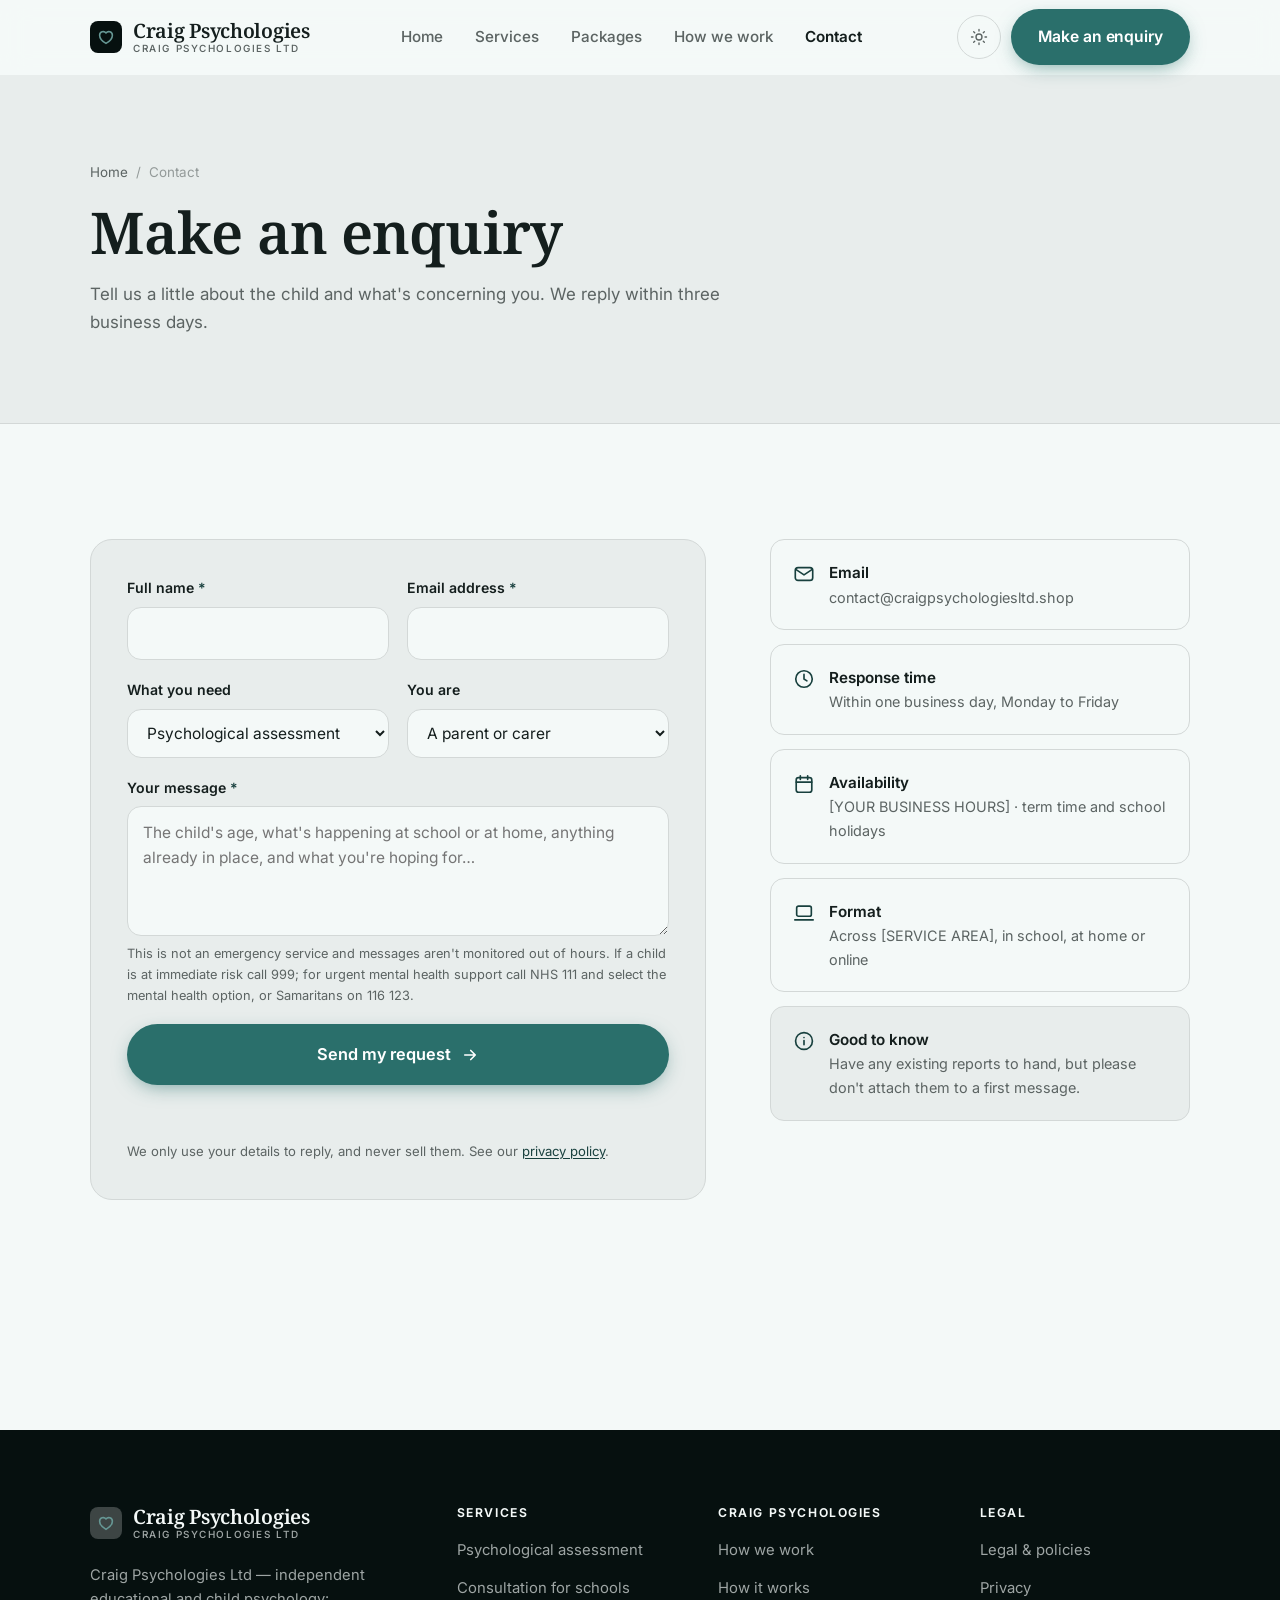
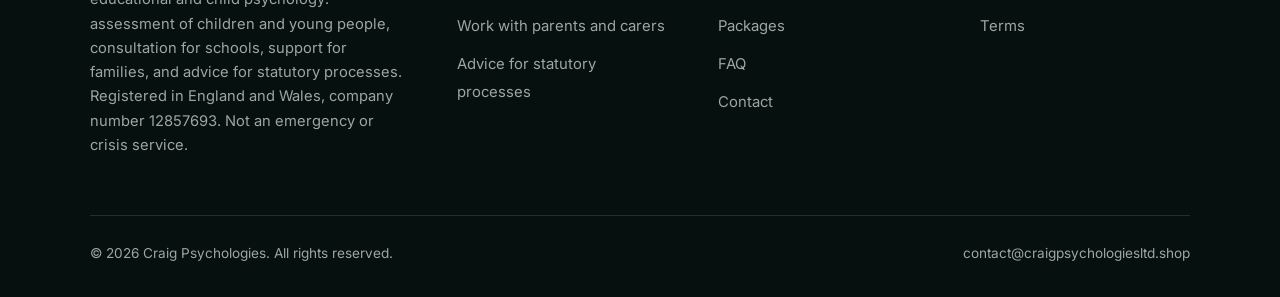
<file: contact.html>
<!DOCTYPE html>
<html lang="en" class="no-js">
<head>
<meta charset="utf-8">
<meta name="viewport" content="width=device-width, initial-scale=1">
<title>Contact — Craig Psychologies</title>
<meta name="description" content="Contact Craig Psychologies Ltd. We reply within three business days. Not an emergency service.">
<link rel="canonical" href="https://craigpsychologiesltd.shop/contact.html">

<meta property="og:type" content="website">
<meta property="og:url" content="https://craigpsychologiesltd.shop/contact.html">
<meta property="og:site_name" content="Craig Psychologies">
<meta property="og:locale" content="en_US">
<meta property="og:title" content="Contact — Craig Psychologies">
<meta property="og:description" content="Contact Craig Psychologies Ltd. We reply within three business days. Not an emergency service.">
<meta name="theme-color" content="#06100f">

<link rel="icon" href="assets/img/favicon.svg" type="image/svg+xml">
<link rel="preconnect" href="https://fonts.googleapis.com">
<link rel="preconnect" href="https://fonts.gstatic.com" crossorigin>
<link rel="stylesheet" href="https://fonts.googleapis.com/css2?family=Noto+Serif:wght@400;600;700&family=Inter:wght@400..700&display=swap">
<link rel="stylesheet" href="assets/css/style.css">

<!-- Thème appliqué avant le premier rendu (évite le flash) -->
<script>
document.documentElement.classList.remove('no-js');
(function(){try{var t=localStorage.getItem('site-theme');if(t){document.documentElement.setAttribute('data-theme',t);}}catch(e){}})();
</script>
</head>

<body>
<a class="skip-link" href="#main">Skip to main content</a>

<header class="site-header">
  <nav class="wrap nav" aria-label="Main navigation">
    <a class="brand" href="index.html">
      <svg class="brand__mark" viewBox="0 0 64 64" aria-hidden="true">
        <rect class="bm-bg" width="64" height="64" rx="16"/>
        <g class="bm-ic" transform="translate(14 14) scale(1.5)" fill="none" stroke-width="2.1" stroke-linecap="round" stroke-linejoin="round"><path d="M12 20.5s-8.5-4.8-8.5-11A4.8 4.8 0 0 1 12 6.6a4.8 4.8 0 0 1 8.5 2.9c0 6.2-8.5 11-8.5 11z"/></g>
      </svg>
      <span>Craig Psychologies<span class="brand__sub">Craig Psychologies Ltd</span></span>
    </a>

    <ul class="nav__links" id="nav-links">
      <li><a href="index.html">Home</a></li>
      <li><a href="programs.html">Services</a></li>
      <li><a href="index.html#pricing">Packages</a></li>
      <li><a href="about.html">How we work</a></li>
      <li><a href="contact.html" aria-current="page">Contact</a></li>
      <li><a class="btn btn--primary" href="contact.html">Make an enquiry</a></li>
    </ul>

    <div class="nav__cta">
      <button class="theme-toggle" type="button" aria-label="Switch to dark theme">
        <svg class="icon-sun" viewBox="0 0 24 24" fill="none" stroke="currentColor" stroke-width="1.8" stroke-linecap="round" aria-hidden="true"><circle cx="12" cy="12" r="4"/><path d="M12 2v2m0 16v2M2 12h2m16 0h2M4.9 4.9l1.4 1.4m11.4 11.4 1.4 1.4M19.1 4.9l-1.4 1.4M6.3 17.7l-1.4 1.4"/></svg>
        <svg class="icon-moon" viewBox="0 0 24 24" fill="none" stroke="currentColor" stroke-width="1.8" stroke-linecap="round" stroke-linejoin="round" aria-hidden="true"><path d="M21 12.8A9 9 0 1 1 11.2 3a7 7 0 0 0 9.8 9.8z"/></svg>
      </button>
      <a class="btn btn--primary" href="contact.html">Make an enquiry</a>
      <button class="nav__toggle" type="button" aria-expanded="false" aria-controls="nav-links" aria-label="Open menu">
        <svg class="icon-open" viewBox="0 0 24 24" fill="none" stroke="currentColor" stroke-width="2" stroke-linecap="round" aria-hidden="true"><path d="M3 6h18M3 12h18M3 18h18"/></svg>
        <svg class="icon-close" viewBox="0 0 24 24" fill="none" stroke="currentColor" stroke-width="2" stroke-linecap="round" aria-hidden="true"><path d="M6 6l12 12M18 6L6 18"/></svg>
      </button>
    </div>
  </nav>
</header>

<main id="main">

<section class="page-head">
  <div class="wrap">
    <nav class="breadcrumb" aria-label="Breadcrumb">
      <a href="index.html">Home</a><span>/</span><span aria-current="page">Contact</span>
    </nav>
    <h1>Make an enquiry</h1>
    <p>Tell us a little about the child and what's concerning you. We reply within three business days.</p>
  </div>
</section>

<section class="section wrap">
  <div class="form-layout">

    <!--
      FORM: the action attribute holds a placeholder id. Create a free form at
      https://formspree.io and replace VOTRE_ID_FORMSPREE. Until then, the button
      opens the visitor's email app with a pre-filled message to contact@craigpsychologiesltd.shop.
    -->
    <form class="form" id="contact-form" action="https://formspree.io/f/VOTRE_ID_FORMSPREE" method="POST"
          data-email="contact@craigpsychologiesltd.shop" data-subject="Enquiry"
          data-msg-mail="Your email app will open with the message ready to send." data-msg-sending="Sending…"
          data-msg-ok="Thanks! Your message is on its way. We reply within one business day." data-msg-err="Sending failed. Please email us directly at">
      <div class="form__row">
        <div class="field">
          <label for="nom">Full name <span class="req" aria-hidden="true">*</span></label>
          <input type="text" id="nom" name="nom" autocomplete="name" required>
        </div>
        <div class="field">
          <label for="email">Email address <span class="req" aria-hidden="true">*</span></label>
          <input type="email" id="email" name="email" autocomplete="email" required>
        </div>
      </div>

      <div class="form__row">
        <div class="field">
          <label for="programme">What you need</label>
          <select id="programme" name="programme">
            <option>Psychological assessment</option>
            <option>Consultation for schools</option>
            <option>Work with parents and carers</option>
            <option>Advice for statutory processes</option>
            <option>Not sure yet</option>
          </select>
        </div>
        <div class="field">
          <label for="niveau">You are</label>
          <select id="niveau" name="niveau">
            <option>A parent or carer</option>
            <option>A school or setting</option>
            <option>Another professional</option>
            <option>Not sure yet</option>
          </select>
        </div>
      </div>

      <div class="field">
        <label for="message">Your message <span class="req" aria-hidden="true">*</span></label>
        <textarea id="message" name="message" required placeholder="The child's age, what's happening at school or at home, anything already in place, and what you're hoping for…"></textarea>
        <span class="field__hint">This is not an emergency service and messages aren't monitored out of hours. If a child is at immediate risk call 999; for urgent mental health support call NHS 111 and select the mental health option, or Samaritans on 116 123.</span>
      </div>

      <!-- Bot trap: hidden from humans -->
      <div class="visually-hidden" aria-hidden="true">
        <label for="site-web">Leave this field empty</label>
        <input type="text" id="site-web" name="_gotcha" tabindex="-1" autocomplete="off">
      </div>

      <button class="btn btn--primary btn--lg" type="submit">Send my request <svg viewBox="0 0 24 24" fill="none" stroke="currentColor" stroke-width="2.2" stroke-linecap="round" stroke-linejoin="round" aria-hidden="true"><path d="M5 12h14M13 6l6 6-6 6"/></svg></button>

      <p id="form-status" class="form__status" role="status" aria-live="polite"></p>

      <p class="form__note">
        We only use your details to reply, and never sell them. See our <a href="legal.html#privacy">privacy policy</a>.
      </p>
    </form>

    <aside class="contact-aside">
      <div class="contact-card">
        <svg viewBox="0 0 24 24" fill="none" stroke="currentColor" stroke-width="1.8" stroke-linecap="round" stroke-linejoin="round" aria-hidden="true"><rect x="2.5" y="5" width="19" height="14" rx="3"/><path d="M3 7l9 6 9-6"/></svg>
        <div><b>Email</b><a href="mailto:contact@craigpsychologiesltd.shop">contact@craigpsychologiesltd.shop</a></div>
      </div>
      <div class="contact-card">
        <svg viewBox="0 0 24 24" fill="none" stroke="currentColor" stroke-width="1.8" stroke-linecap="round" stroke-linejoin="round" aria-hidden="true"><circle cx="12" cy="12" r="9"/><path d="M12 7v5l3.2 2"/></svg>
        <div><b>Response time</b><span>Within one business day, Monday to Friday</span></div>
      </div>
      <div class="contact-card">
        <svg viewBox="0 0 24 24" fill="none" stroke="currentColor" stroke-width="1.8" stroke-linecap="round" stroke-linejoin="round" aria-hidden="true"><rect x="3.5" y="5" width="17" height="16" rx="2.5"/><path d="M8 3v4M16 3v4M3.5 10h17"/></svg>
        <div><b>Availability</b><span>[YOUR BUSINESS HOURS] · term time and school holidays</span></div>
      </div>
      <div class="contact-card">
        <svg viewBox="0 0 24 24" fill="none" stroke="currentColor" stroke-width="1.8" stroke-linecap="round" stroke-linejoin="round" aria-hidden="true"><rect x="4" y="4.5" width="16" height="11" rx="2"/><path d="M2 19.5h20"/></svg>
        <div><b>Format</b><span>Across [SERVICE AREA], in school, at home or online</span></div>
      </div>
      <div class="contact-card contact-card--soft">
        <svg viewBox="0 0 24 24" fill="none" stroke="currentColor" stroke-width="1.8" stroke-linecap="round" stroke-linejoin="round" aria-hidden="true"><circle cx="12" cy="12" r="9.2"/><path d="M12 16v-4.5M12 8.2v.1"/></svg>
        <div><b>Good to know</b><span>Have any existing reports to hand, but please don't attach them to a first message.</span></div>
      </div>
    </aside>

  </div>
</section>

</main>

<footer class="site-footer">
  <div class="wrap">
    <div class="footer__grid">
      <div class="footer__brand">
        <a class="brand" href="index.html">
          <svg class="brand__mark" viewBox="0 0 64 64" aria-hidden="true">
        <rect class="bm-bg" width="64" height="64" rx="16"/>
        <g class="bm-ic" transform="translate(14 14) scale(1.5)" fill="none" stroke-width="2.1" stroke-linecap="round" stroke-linejoin="round"><path d="M12 20.5s-8.5-4.8-8.5-11A4.8 4.8 0 0 1 12 6.6a4.8 4.8 0 0 1 8.5 2.9c0 6.2-8.5 11-8.5 11z"/></g>
      </svg>
          <span>Craig Psychologies<span class="brand__sub">Craig Psychologies Ltd</span></span>
        </a>
        <p>Craig Psychologies Ltd — independent educational and child psychology: assessment of children and young people, consultation for schools, support for families, and advice for statutory processes. Registered in England and Wales, company number 12857693. Not an emergency or crisis service.</p>
      </div>

      <div class="footer__col">
        <h4>Services</h4>
        <ul>
          <li><a href="programs.html#assessment">Psychological assessment</a></li>
          <li><a href="programs.html#schools">Consultation for schools</a></li>
          <li><a href="programs.html#families">Work with parents and carers</a></li>
          <li><a href="programs.html#statutory">Advice for statutory processes</a></li>
        </ul>
      </div>

      <div class="footer__col">
        <h4>Craig Psychologies</h4>
        <ul>
          <li><a href="about.html">How we work</a></li>
          <li><a href="index.html#how-it-works">How it works</a></li>
          <li><a href="index.html#pricing">Packages</a></li>
          <li><a href="index.html#faq">FAQ</a></li>
          <li><a href="contact.html">Contact</a></li>
        </ul>
      </div>

      <div class="footer__col">
        <h4>Legal</h4>
        <ul>
          <li><a href="legal.html">Legal &amp; policies</a></li>
          <li><a href="legal.html#privacy">Privacy</a></li>
          <li><a href="legal.html#terms">Terms</a></li>
        </ul>
      </div>
    </div>

    <div class="footer__bottom">
      <p>© <span data-year>2026</span> Craig Psychologies. All rights reserved.</p>
      <p><a href="mailto:contact@craigpsychologiesltd.shop">contact@craigpsychologiesltd.shop</a></p>
    </div>
  </div>
</footer>

<script src="assets/js/main.js" defer></script>
</body>
</html>
</file>
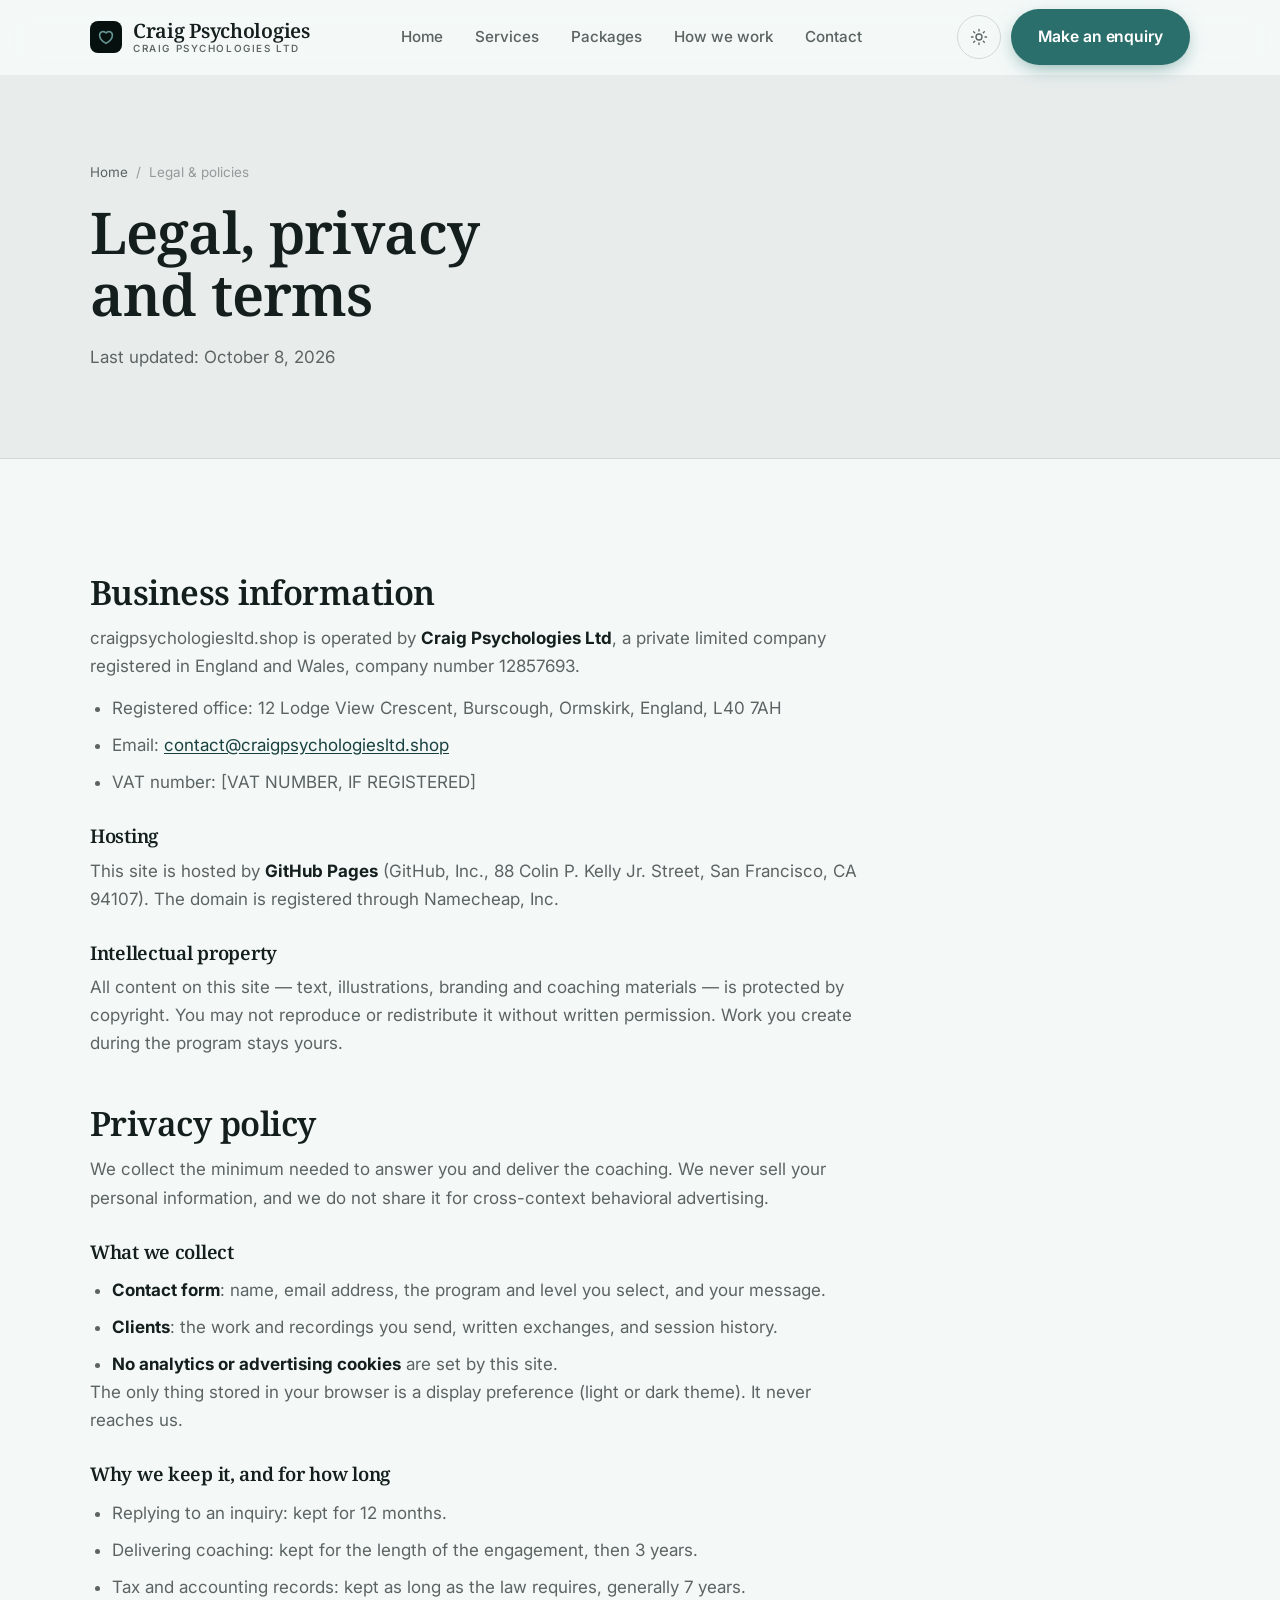
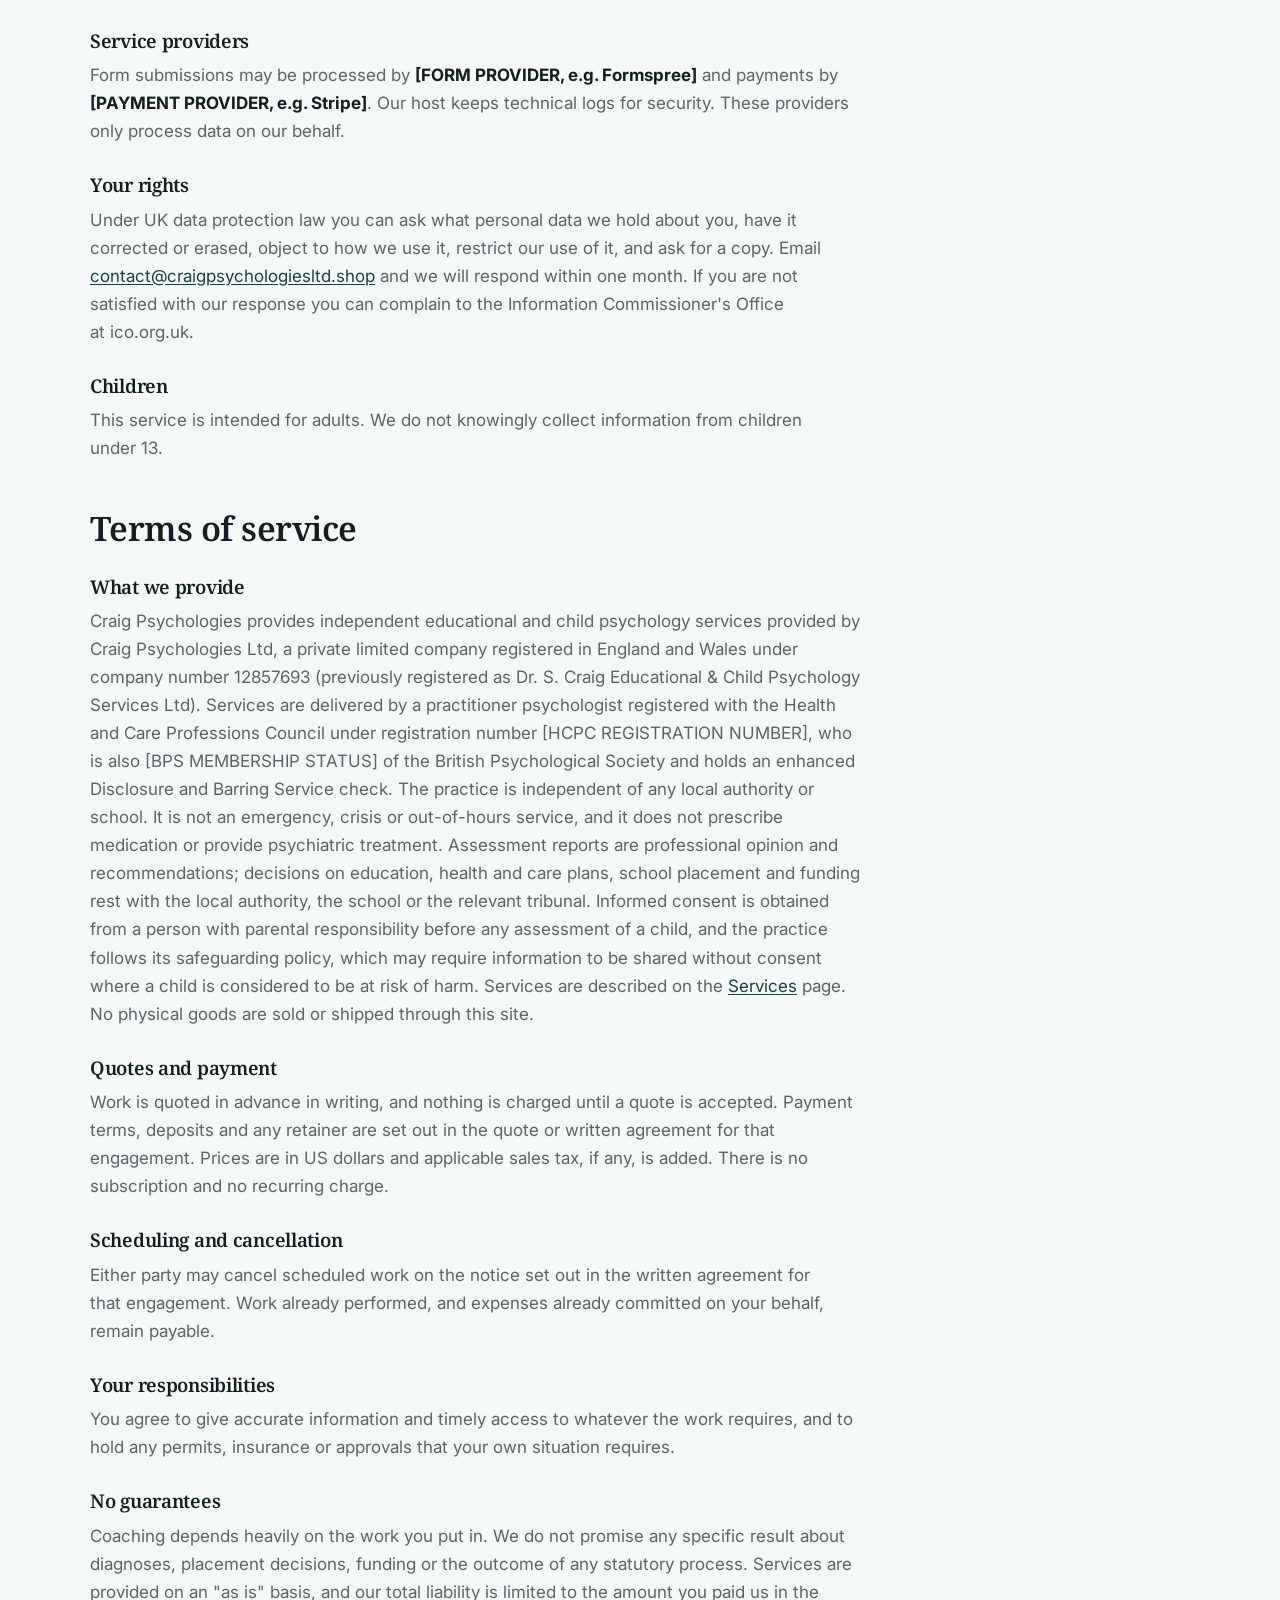
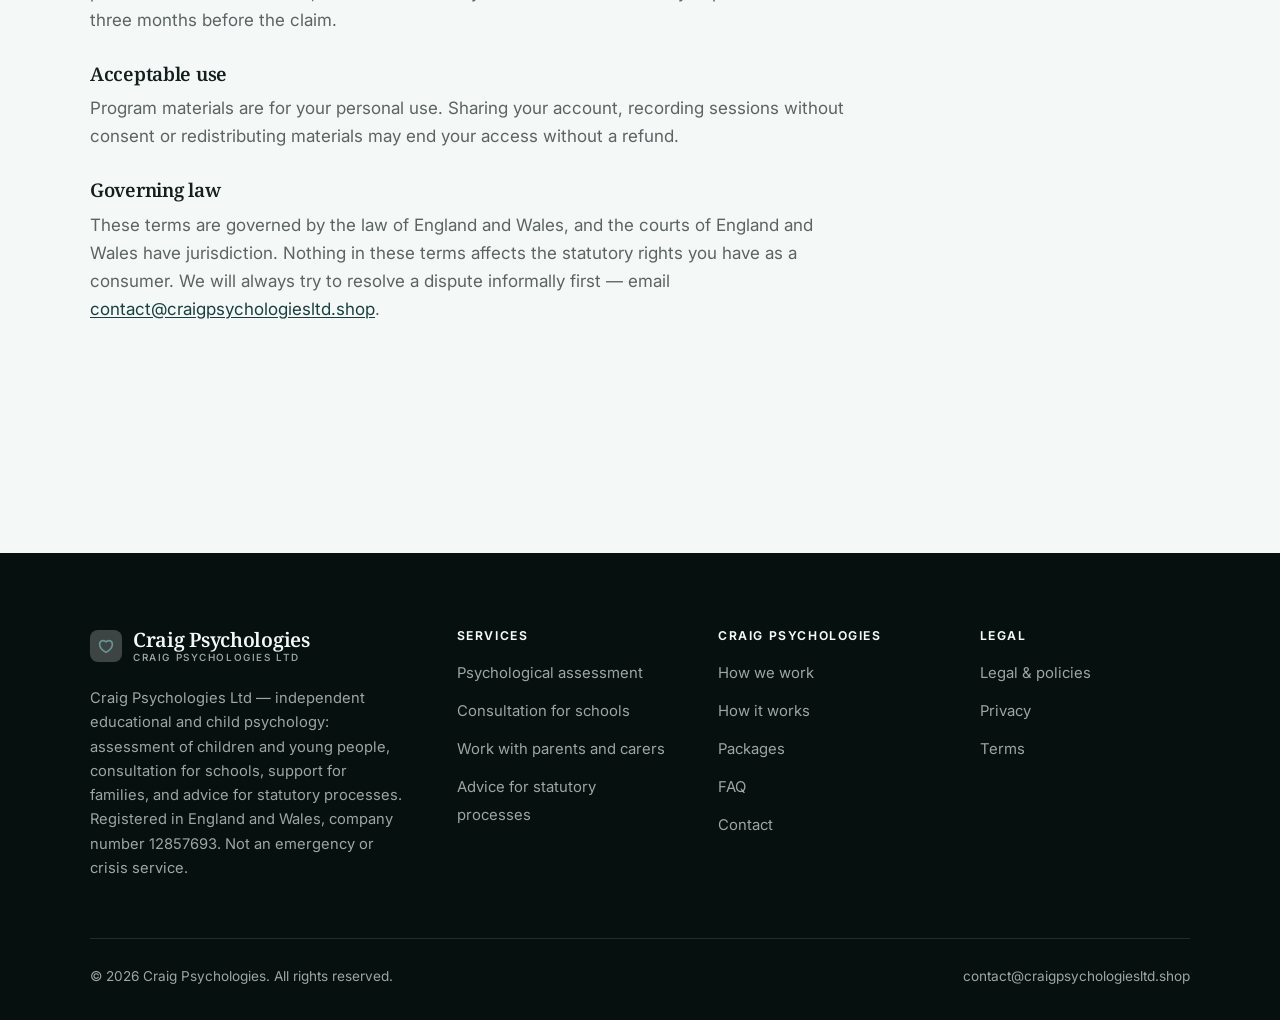
<file: legal.html>
<!DOCTYPE html>
<html lang="en" class="no-js">
<head>
<meta charset="utf-8">
<meta name="viewport" content="width=device-width, initial-scale=1">
<title>Legal, privacy and terms — Craig Psychologies</title>
<meta name="description" content="Business information, privacy policy and terms of service for Craig Psychologies.">
<meta name="robots" content="noindex">

<meta property="og:type" content="website">
<meta property="og:url" content="https://craigpsychologiesltd.shop/legal.html">
<meta property="og:site_name" content="Craig Psychologies">
<meta property="og:locale" content="en_US">
<meta property="og:title" content="Legal, privacy and terms — Craig Psychologies">
<meta property="og:description" content="Business information, privacy policy and terms of service for Craig Psychologies.">
<meta name="theme-color" content="#06100f">

<link rel="icon" href="assets/img/favicon.svg" type="image/svg+xml">
<link rel="preconnect" href="https://fonts.googleapis.com">
<link rel="preconnect" href="https://fonts.gstatic.com" crossorigin>
<link rel="stylesheet" href="https://fonts.googleapis.com/css2?family=Noto+Serif:wght@400;600;700&family=Inter:wght@400..700&display=swap">
<link rel="stylesheet" href="assets/css/style.css">

<!-- Thème appliqué avant le premier rendu (évite le flash) -->
<script>
document.documentElement.classList.remove('no-js');
(function(){try{var t=localStorage.getItem('site-theme');if(t){document.documentElement.setAttribute('data-theme',t);}}catch(e){}})();
</script>
</head>

<body>
<a class="skip-link" href="#main">Skip to main content</a>

<header class="site-header">
  <nav class="wrap nav" aria-label="Main navigation">
    <a class="brand" href="index.html">
      <svg class="brand__mark" viewBox="0 0 64 64" aria-hidden="true">
        <rect class="bm-bg" width="64" height="64" rx="16"/>
        <g class="bm-ic" transform="translate(14 14) scale(1.5)" fill="none" stroke-width="2.1" stroke-linecap="round" stroke-linejoin="round"><path d="M12 20.5s-8.5-4.8-8.5-11A4.8 4.8 0 0 1 12 6.6a4.8 4.8 0 0 1 8.5 2.9c0 6.2-8.5 11-8.5 11z"/></g>
      </svg>
      <span>Craig Psychologies<span class="brand__sub">Craig Psychologies Ltd</span></span>
    </a>

    <ul class="nav__links" id="nav-links">
      <li><a href="index.html">Home</a></li>
      <li><a href="programs.html">Services</a></li>
      <li><a href="index.html#pricing">Packages</a></li>
      <li><a href="about.html">How we work</a></li>
      <li><a href="contact.html">Contact</a></li>
      <li><a class="btn btn--primary" href="contact.html">Make an enquiry</a></li>
    </ul>

    <div class="nav__cta">
      <button class="theme-toggle" type="button" aria-label="Switch to dark theme">
        <svg class="icon-sun" viewBox="0 0 24 24" fill="none" stroke="currentColor" stroke-width="1.8" stroke-linecap="round" aria-hidden="true"><circle cx="12" cy="12" r="4"/><path d="M12 2v2m0 16v2M2 12h2m16 0h2M4.9 4.9l1.4 1.4m11.4 11.4 1.4 1.4M19.1 4.9l-1.4 1.4M6.3 17.7l-1.4 1.4"/></svg>
        <svg class="icon-moon" viewBox="0 0 24 24" fill="none" stroke="currentColor" stroke-width="1.8" stroke-linecap="round" stroke-linejoin="round" aria-hidden="true"><path d="M21 12.8A9 9 0 1 1 11.2 3a7 7 0 0 0 9.8 9.8z"/></svg>
      </button>
      <a class="btn btn--primary" href="contact.html">Make an enquiry</a>
      <button class="nav__toggle" type="button" aria-expanded="false" aria-controls="nav-links" aria-label="Open menu">
        <svg class="icon-open" viewBox="0 0 24 24" fill="none" stroke="currentColor" stroke-width="2" stroke-linecap="round" aria-hidden="true"><path d="M3 6h18M3 12h18M3 18h18"/></svg>
        <svg class="icon-close" viewBox="0 0 24 24" fill="none" stroke="currentColor" stroke-width="2" stroke-linecap="round" aria-hidden="true"><path d="M6 6l12 12M18 6L6 18"/></svg>
      </button>
    </div>
  </nav>
</header>

<main id="main">

<section class="page-head">
  <div class="wrap">
    <nav class="breadcrumb" aria-label="Breadcrumb">
      <a href="index.html">Home</a><span>/</span><span aria-current="page">Legal &amp; policies</span>
    </nav>
    <h1>Legal, privacy and terms</h1>
    <p>Last updated: <time datetime="2026-10-08">October 8, 2026</time></p>
  </div>
</section>

<section class="section wrap">
  <div class="prose">

    <!--
      TO DO: this is a skeleton, not legal advice. Replace every [BRACKET] with
      your real details before selling, and have a lawyer review it if you can.
      Consumer protection rules differ by state.
    -->

    <h2 id="business">Business information</h2>
    <p>
      craigpsychologiesltd.shop is operated by <strong>Craig Psychologies Ltd</strong>, a private limited
      company registered in England and Wales, company number 12857693.
    </p>
    <ul>
      <li>Registered office: 12 Lodge View Crescent, Burscough, Ormskirk, England, L40 7AH</li>
      <li>Email: <a href="mailto:contact@craigpsychologiesltd.shop">contact@craigpsychologiesltd.shop</a></li>
      <li>VAT number: [VAT NUMBER, IF REGISTERED]</li>
    </ul>

    <h3>Hosting</h3>
    <p>
      This site is hosted by <strong>GitHub Pages</strong> (GitHub, Inc., 88 Colin P. Kelly Jr. Street,
      San Francisco, CA 94107). The domain is registered through Namecheap, Inc.
    </p>

    <h3>Intellectual property</h3>
    <p>
      All content on this site — text, illustrations, branding and coaching materials — is protected by
      copyright. You may not reproduce or redistribute it without written permission. Work you create during
      the program stays yours.
    </p>

    <h2 id="privacy">Privacy policy</h2>
    <p>
      We collect the minimum needed to answer you and deliver the coaching. We never sell your personal
      information, and we do not share it for cross-context behavioral advertising.
    </p>
    <h3>What we collect</h3>
    <ul>
      <li><strong>Contact form</strong>: name, email address, the program and level you select, and your message.</li>
      <li><strong>Clients</strong>: the work and recordings you send, written exchanges, and session history.</li>
      <li><strong>No analytics or advertising cookies</strong> are set by this site.</li>
    </ul>
    <p>
      The only thing stored in your browser is a display preference (light or dark theme). It never reaches us.
    </p>
    <h3>Why we keep it, and for how long</h3>
    <ul>
      <li>Replying to an inquiry: kept for 12 months.</li>
      <li>Delivering coaching: kept for the length of the engagement, then 3 years.</li>
      <li>Tax and accounting records: kept as long as the law requires, generally 7 years.</li>
    </ul>
    <h3>Service providers</h3>
    <p>
      Form submissions may be processed by <strong>[FORM PROVIDER, e.g. Formspree]</strong> and payments by
      <strong>[PAYMENT PROVIDER, e.g. Stripe]</strong>. Our host keeps technical logs for security. These
      providers only process data on our behalf.
    </p>
    <h3>Your rights</h3>
    <p>
      Under UK data protection law you can ask what personal data we hold about you, have it corrected or
      erased, object to how we use it, restrict our use of it, and ask for a copy. Email
      <a href="mailto:contact@craigpsychologiesltd.shop">contact@craigpsychologiesltd.shop</a> and we will respond within one month. If you are not satisfied with
      our response you can complain to the Information Commissioner's Office at ico.org.uk.
    </p>
    <h3>Children</h3>
    <p>
      This service is intended for adults. We do not knowingly collect information from children under 13.
    </p>

    <h2 id="terms">Terms of service</h2>
    <h3>What we provide</h3>
    <p>
      Craig Psychologies provides independent educational and child psychology services provided by Craig Psychologies Ltd, a private limited company registered in England and Wales under company number 12857693 (previously registered as Dr. S. Craig Educational &amp; Child Psychology Services Ltd). Services are delivered by a practitioner psychologist registered with the Health and Care Professions Council under registration number [HCPC REGISTRATION NUMBER], who is also [BPS MEMBERSHIP STATUS] of the British Psychological Society and holds an enhanced Disclosure and Barring Service check. The practice is independent of any local authority or school. It is not an emergency, crisis or out-of-hours service, and it does not prescribe medication or provide psychiatric treatment. Assessment reports are professional opinion and recommendations; decisions on education, health and care plans, school placement and funding rest with the local authority, the school or the relevant tribunal. Informed consent is obtained from a person with parental responsibility before any assessment of a child, and the practice follows its safeguarding policy, which may require information to be shared without consent where a child is considered to be at risk of harm. Services are described on the
      <a href="programs.html">Services</a> page. No physical goods are sold or shipped through this site.
    </p>
    <h3>Quotes and payment</h3>
    <p>
      Work is quoted in advance in writing, and nothing is charged until a quote is accepted. Payment terms,
      deposits and any retainer are set out in the quote or written agreement for that engagement. Prices are in
      US dollars and applicable sales tax, if any, is added. There is no subscription and no recurring charge.
    </p>
    <h3>Scheduling and cancellation</h3>
    <p>
      Either party may cancel scheduled work on the notice set out in the written agreement for that engagement.
      Work already performed, and expenses already committed on your behalf, remain payable.
    </p>
    <h3>Your responsibilities</h3>
    <p>
      You agree to give accurate information and timely access to whatever the work requires, and to hold any
      permits, insurance or approvals that your own situation requires.
    </p>

    <h3>No guarantees</h3>
    <p>
      Coaching depends heavily on the work you put in. We do not promise any specific result
      about diagnoses, placement decisions, funding or the outcome of any statutory process. Services are provided on an "as is" basis, and our total
      liability is limited to the amount you paid us in the three months before the claim.
    </p>
    <h3>Acceptable use</h3>
    <p>
      Program materials are for your personal use. Sharing your account, recording sessions without consent
      or redistributing materials may end your access without a refund.
    </p>
    <h3>Governing law</h3>
    <p>
      These terms are governed by the law of England and Wales, and the courts of England and Wales have
      jurisdiction. Nothing in these terms affects the statutory rights you have as a consumer. We will always
      try to resolve a dispute informally first — email <a href="mailto:contact@craigpsychologiesltd.shop">contact@craigpsychologiesltd.shop</a>.
    </p>

  </div>
</section>

</main>

<footer class="site-footer">
  <div class="wrap">
    <div class="footer__grid">
      <div class="footer__brand">
        <a class="brand" href="index.html">
          <svg class="brand__mark" viewBox="0 0 64 64" aria-hidden="true">
        <rect class="bm-bg" width="64" height="64" rx="16"/>
        <g class="bm-ic" transform="translate(14 14) scale(1.5)" fill="none" stroke-width="2.1" stroke-linecap="round" stroke-linejoin="round"><path d="M12 20.5s-8.5-4.8-8.5-11A4.8 4.8 0 0 1 12 6.6a4.8 4.8 0 0 1 8.5 2.9c0 6.2-8.5 11-8.5 11z"/></g>
      </svg>
          <span>Craig Psychologies<span class="brand__sub">Craig Psychologies Ltd</span></span>
        </a>
        <p>Craig Psychologies Ltd — independent educational and child psychology: assessment of children and young people, consultation for schools, support for families, and advice for statutory processes. Registered in England and Wales, company number 12857693. Not an emergency or crisis service.</p>
      </div>

      <div class="footer__col">
        <h4>Services</h4>
        <ul>
          <li><a href="programs.html#assessment">Psychological assessment</a></li>
          <li><a href="programs.html#schools">Consultation for schools</a></li>
          <li><a href="programs.html#families">Work with parents and carers</a></li>
          <li><a href="programs.html#statutory">Advice for statutory processes</a></li>
        </ul>
      </div>

      <div class="footer__col">
        <h4>Craig Psychologies</h4>
        <ul>
          <li><a href="about.html">How we work</a></li>
          <li><a href="index.html#how-it-works">How it works</a></li>
          <li><a href="index.html#pricing">Packages</a></li>
          <li><a href="index.html#faq">FAQ</a></li>
          <li><a href="contact.html">Contact</a></li>
        </ul>
      </div>

      <div class="footer__col">
        <h4>Legal</h4>
        <ul>
          <li><a href="legal.html">Legal &amp; policies</a></li>
          <li><a href="legal.html#privacy">Privacy</a></li>
          <li><a href="legal.html#terms">Terms</a></li>
        </ul>
      </div>
    </div>

    <div class="footer__bottom">
      <p>© <span data-year>2026</span> Craig Psychologies. All rights reserved.</p>
      <p><a href="mailto:contact@craigpsychologiesltd.shop">contact@craigpsychologiesltd.shop</a></p>
    </div>
  </div>
</footer>

<script src="assets/js/main.js" defer></script>
</body>
</html>
</file>
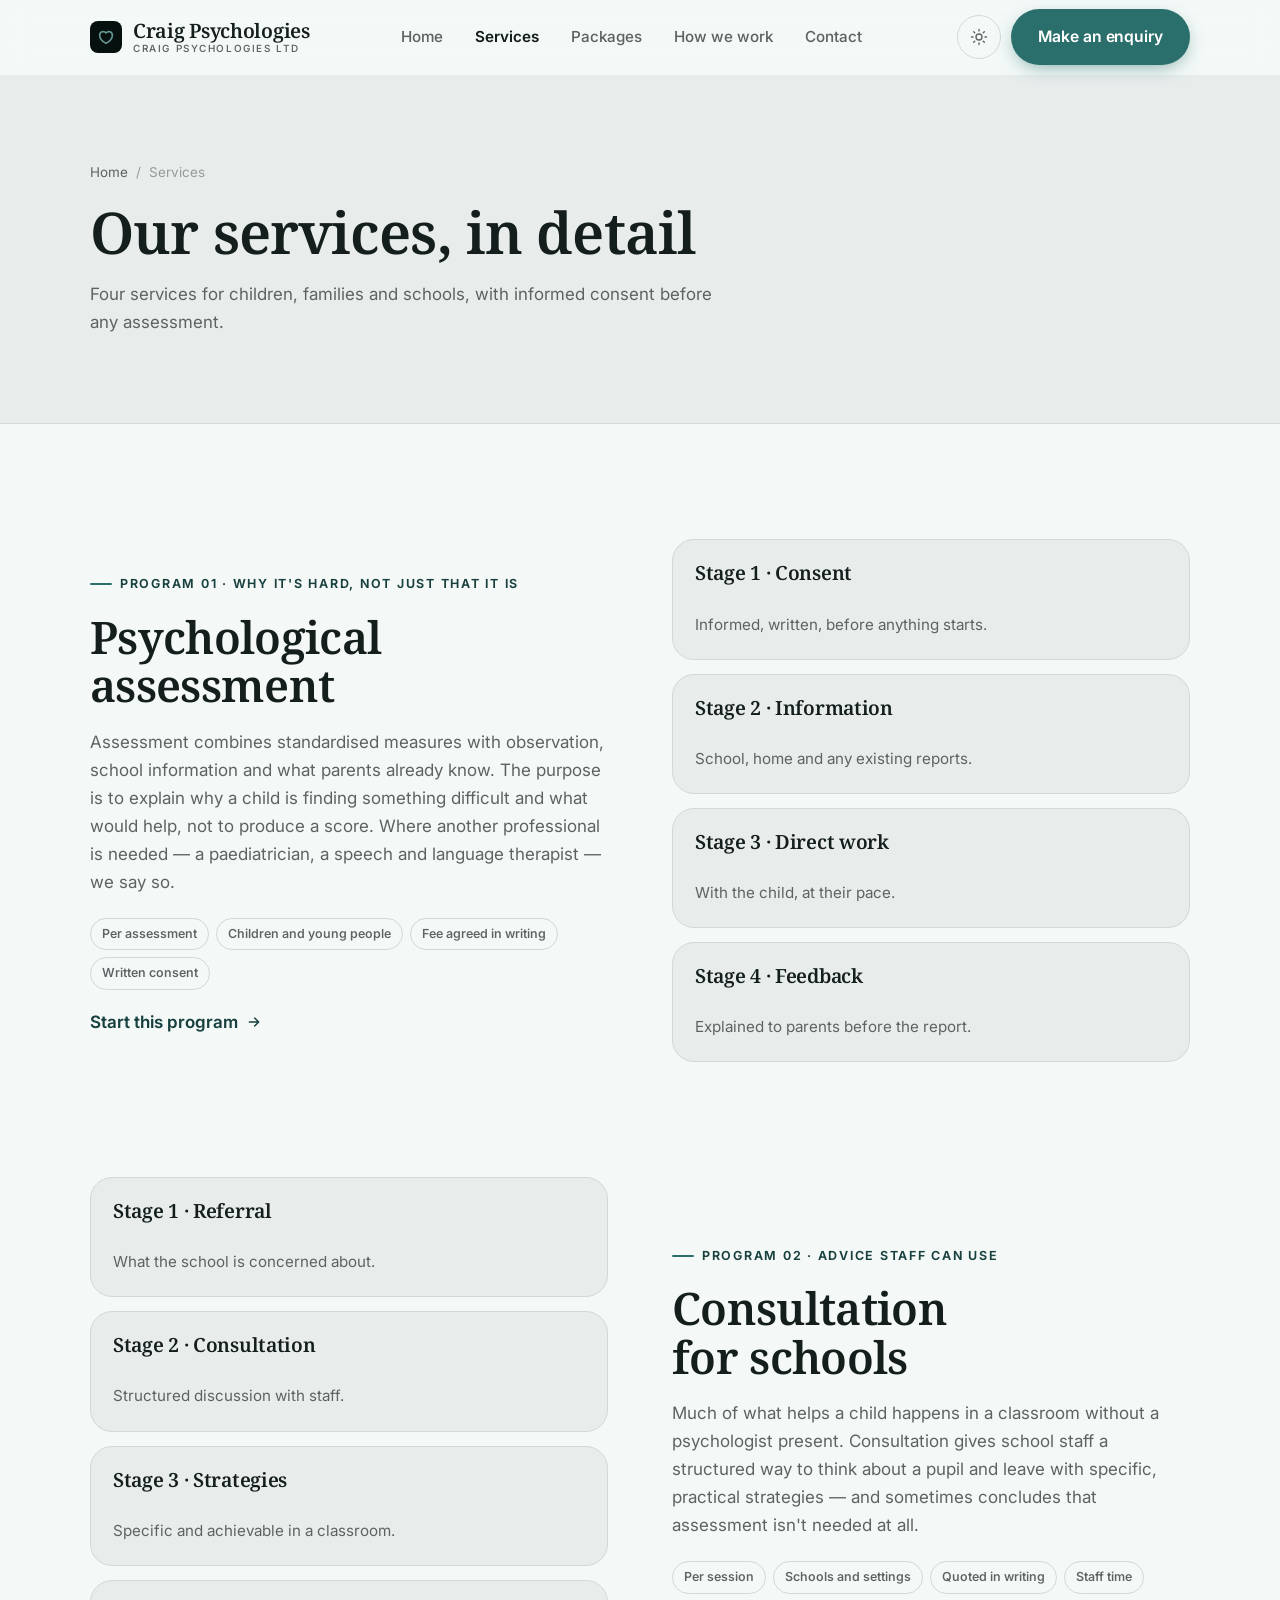
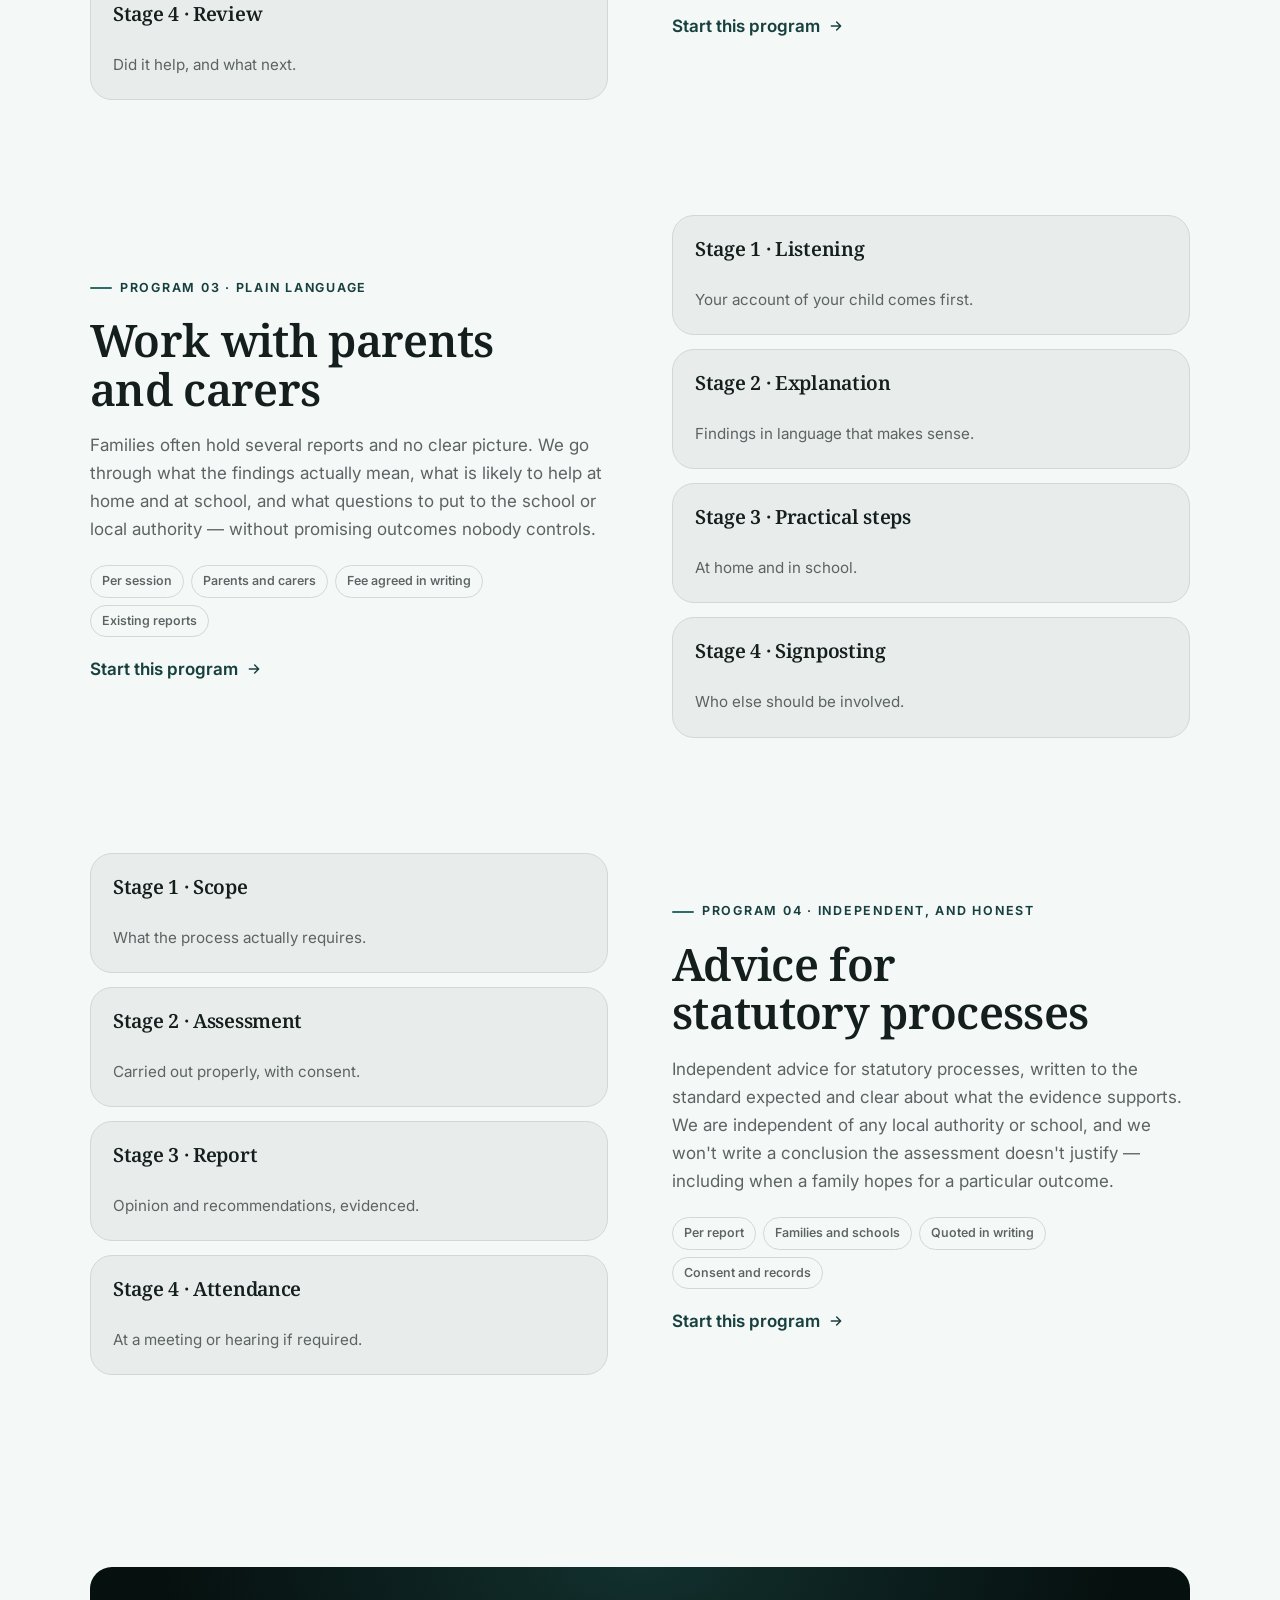
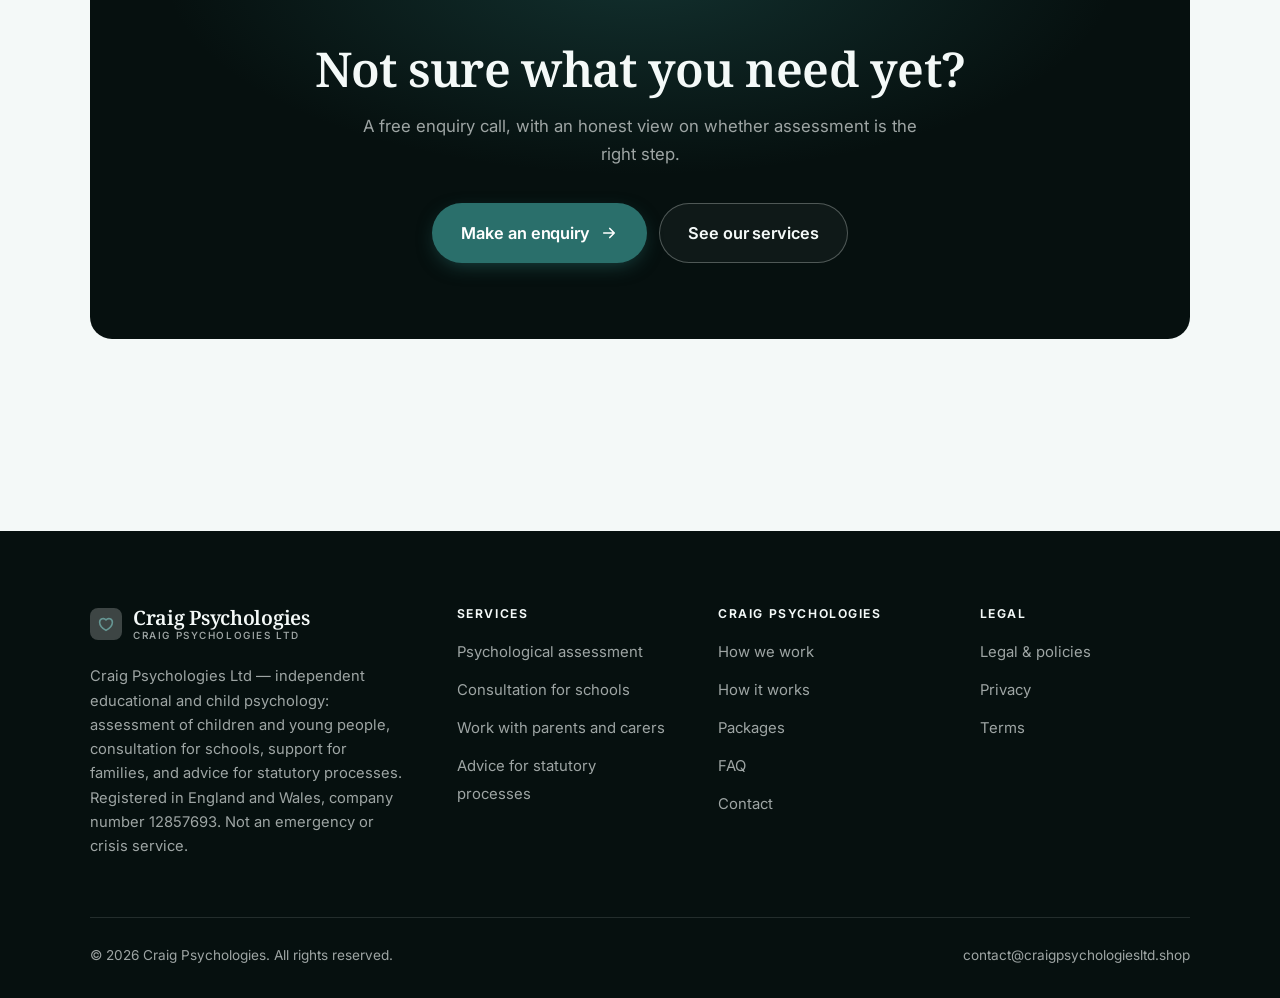
<file: programs.html>
<!DOCTYPE html>
<html lang="en" class="no-js">
<head>
<meta charset="utf-8">
<meta name="viewport" content="width=device-width, initial-scale=1">
<title>Services — Craig Psychologies</title>
<meta name="description" content="Services of Craig Psychologies Ltd: psychological assessment, consultation for schools, work with parents and carers, and independent advice for statutory processes.">
<link rel="canonical" href="https://craigpsychologiesltd.shop/programs.html">

<meta property="og:type" content="website">
<meta property="og:url" content="https://craigpsychologiesltd.shop/programs.html">
<meta property="og:site_name" content="Craig Psychologies">
<meta property="og:locale" content="en_US">
<meta property="og:title" content="Services — Craig Psychologies">
<meta property="og:description" content="Services of Craig Psychologies Ltd: psychological assessment, consultation for schools, work with parents and carers, and independent advice for statutory processes.">
<meta name="theme-color" content="#06100f">

<link rel="icon" href="assets/img/favicon.svg" type="image/svg+xml">
<link rel="preconnect" href="https://fonts.googleapis.com">
<link rel="preconnect" href="https://fonts.gstatic.com" crossorigin>
<link rel="stylesheet" href="https://fonts.googleapis.com/css2?family=Noto+Serif:wght@400;600;700&family=Inter:wght@400..700&display=swap">
<link rel="stylesheet" href="assets/css/style.css">

<!-- Thème appliqué avant le premier rendu (évite le flash) -->
<script>
document.documentElement.classList.remove('no-js');
(function(){try{var t=localStorage.getItem('site-theme');if(t){document.documentElement.setAttribute('data-theme',t);}}catch(e){}})();
</script>
</head>

<body>
<a class="skip-link" href="#main">Skip to main content</a>

<header class="site-header">
  <nav class="wrap nav" aria-label="Main navigation">
    <a class="brand" href="index.html">
      <svg class="brand__mark" viewBox="0 0 64 64" aria-hidden="true">
        <rect class="bm-bg" width="64" height="64" rx="16"/>
        <g class="bm-ic" transform="translate(14 14) scale(1.5)" fill="none" stroke-width="2.1" stroke-linecap="round" stroke-linejoin="round"><path d="M12 20.5s-8.5-4.8-8.5-11A4.8 4.8 0 0 1 12 6.6a4.8 4.8 0 0 1 8.5 2.9c0 6.2-8.5 11-8.5 11z"/></g>
      </svg>
      <span>Craig Psychologies<span class="brand__sub">Craig Psychologies Ltd</span></span>
    </a>

    <ul class="nav__links" id="nav-links">
      <li><a href="index.html">Home</a></li>
      <li><a href="programs.html" aria-current="page">Services</a></li>
      <li><a href="index.html#pricing">Packages</a></li>
      <li><a href="about.html">How we work</a></li>
      <li><a href="contact.html">Contact</a></li>
      <li><a class="btn btn--primary" href="contact.html">Make an enquiry</a></li>
    </ul>

    <div class="nav__cta">
      <button class="theme-toggle" type="button" aria-label="Switch to dark theme">
        <svg class="icon-sun" viewBox="0 0 24 24" fill="none" stroke="currentColor" stroke-width="1.8" stroke-linecap="round" aria-hidden="true"><circle cx="12" cy="12" r="4"/><path d="M12 2v2m0 16v2M2 12h2m16 0h2M4.9 4.9l1.4 1.4m11.4 11.4 1.4 1.4M19.1 4.9l-1.4 1.4M6.3 17.7l-1.4 1.4"/></svg>
        <svg class="icon-moon" viewBox="0 0 24 24" fill="none" stroke="currentColor" stroke-width="1.8" stroke-linecap="round" stroke-linejoin="round" aria-hidden="true"><path d="M21 12.8A9 9 0 1 1 11.2 3a7 7 0 0 0 9.8 9.8z"/></svg>
      </button>
      <a class="btn btn--primary" href="contact.html">Make an enquiry</a>
      <button class="nav__toggle" type="button" aria-expanded="false" aria-controls="nav-links" aria-label="Open menu">
        <svg class="icon-open" viewBox="0 0 24 24" fill="none" stroke="currentColor" stroke-width="2" stroke-linecap="round" aria-hidden="true"><path d="M3 6h18M3 12h18M3 18h18"/></svg>
        <svg class="icon-close" viewBox="0 0 24 24" fill="none" stroke="currentColor" stroke-width="2" stroke-linecap="round" aria-hidden="true"><path d="M6 6l12 12M18 6L6 18"/></svg>
      </button>
    </div>
  </nav>
</header>

<main id="main">

<section class="page-head">
  <div class="wrap">
    <nav class="breadcrumb" aria-label="Breadcrumb">
      <a href="index.html">Home</a><span>/</span><span aria-current="page">Services</span>
    </nav>
    <h1>Our services, in detail</h1>
    <p>Four services for children, families and schools, with informed consent before any assessment.</p>
  </div>
</section>

<section class="section wrap" id="assessment">
  <div class="split reveal">
    <div>
      <span class="eyebrow">Program 01 · Why it's hard, not just that it is</span>
      <h2>Psychological assessment</h2>
      <p>Assessment combines standardised measures with observation, school information and what parents already know. The purpose is to explain why a child is finding something difficult and what would help, not to produce a score. Where another professional is needed — a paediatrician, a speech and language therapist — we say so.</p>
      <ul class="tags"><li>Per assessment</li><li>Children and young people</li><li>Fee agreed in writing</li><li>Written consent</li></ul>
      <p><a class="arrow-link" href="contact.html">Start this program <svg viewBox="0 0 24 24" fill="none" stroke="currentColor" stroke-width="2.2" stroke-linecap="round" stroke-linejoin="round" aria-hidden="true"><path d="M5 12h14M13 6l6 6-6 6"/></svg></a></p>
    </div>
    <div class="grid grid--2 grid--tight">
      <article class="card card--sm">
        <h3>Stage 1 · Consent</h3>
        <p>Informed, written, before anything starts.</p>
      </article>
      <article class="card card--sm">
        <h3>Stage 2 · Information</h3>
        <p>School, home and any existing reports.</p>
      </article>
      <article class="card card--sm">
        <h3>Stage 3 · Direct work</h3>
        <p>With the child, at their pace.</p>
      </article>
      <article class="card card--sm">
        <h3>Stage 4 · Feedback</h3>
        <p>Explained to parents before the report.</p>
      </article>
    </div>
  </div>
</section>

<section class="section section--flush wrap" id="schools">
  <div class="split reveal">
    <div class="grid grid--2 grid--tight">
      <article class="card card--sm">
        <h3>Stage 1 · Referral</h3>
        <p>What the school is concerned about.</p>
      </article>
      <article class="card card--sm">
        <h3>Stage 2 · Consultation</h3>
        <p>Structured discussion with staff.</p>
      </article>
      <article class="card card--sm">
        <h3>Stage 3 · Strategies</h3>
        <p>Specific and achievable in a classroom.</p>
      </article>
      <article class="card card--sm">
        <h3>Stage 4 · Review</h3>
        <p>Did it help, and what next.</p>
      </article>
    </div>
    <div>
      <span class="eyebrow">Program 02 · Advice staff can use</span>
      <h2>Consultation for schools</h2>
      <p>Much of what helps a child happens in a classroom without a psychologist present. Consultation gives school staff a structured way to think about a pupil and leave with specific, practical strategies — and sometimes concludes that assessment isn't needed at all.</p>
      <ul class="tags"><li>Per session</li><li>Schools and settings</li><li>Quoted in writing</li><li>Staff time</li></ul>
      <p><a class="arrow-link" href="contact.html">Start this program <svg viewBox="0 0 24 24" fill="none" stroke="currentColor" stroke-width="2.2" stroke-linecap="round" stroke-linejoin="round" aria-hidden="true"><path d="M5 12h14M13 6l6 6-6 6"/></svg></a></p>
    </div>
  </div>
</section>

<section class="section section--flush wrap" id="families">
  <div class="split reveal">
    <div>
      <span class="eyebrow">Program 03 · Plain language</span>
      <h2>Work with parents and carers</h2>
      <p>Families often hold several reports and no clear picture. We go through what the findings actually mean, what is likely to help at home and at school, and what questions to put to the school or local authority — without promising outcomes nobody controls.</p>
      <ul class="tags"><li>Per session</li><li>Parents and carers</li><li>Fee agreed in writing</li><li>Existing reports</li></ul>
      <p><a class="arrow-link" href="contact.html">Start this program <svg viewBox="0 0 24 24" fill="none" stroke="currentColor" stroke-width="2.2" stroke-linecap="round" stroke-linejoin="round" aria-hidden="true"><path d="M5 12h14M13 6l6 6-6 6"/></svg></a></p>
    </div>
    <div class="grid grid--2 grid--tight">
      <article class="card card--sm">
        <h3>Stage 1 · Listening</h3>
        <p>Your account of your child comes first.</p>
      </article>
      <article class="card card--sm">
        <h3>Stage 2 · Explanation</h3>
        <p>Findings in language that makes sense.</p>
      </article>
      <article class="card card--sm">
        <h3>Stage 3 · Practical steps</h3>
        <p>At home and in school.</p>
      </article>
      <article class="card card--sm">
        <h3>Stage 4 · Signposting</h3>
        <p>Who else should be involved.</p>
      </article>
    </div>
  </div>
</section>

<section class="section section--flush wrap" id="statutory">
  <div class="split reveal">
    <div class="grid grid--2 grid--tight">
      <article class="card card--sm">
        <h3>Stage 1 · Scope</h3>
        <p>What the process actually requires.</p>
      </article>
      <article class="card card--sm">
        <h3>Stage 2 · Assessment</h3>
        <p>Carried out properly, with consent.</p>
      </article>
      <article class="card card--sm">
        <h3>Stage 3 · Report</h3>
        <p>Opinion and recommendations, evidenced.</p>
      </article>
      <article class="card card--sm">
        <h3>Stage 4 · Attendance</h3>
        <p>At a meeting or hearing if required.</p>
      </article>
    </div>
    <div>
      <span class="eyebrow">Program 04 · Independent, and honest</span>
      <h2>Advice for statutory processes</h2>
      <p>Independent advice for statutory processes, written to the standard expected and clear about what the evidence supports. We are independent of any local authority or school, and we won't write a conclusion the assessment doesn't justify — including when a family hopes for a particular outcome.</p>
      <ul class="tags"><li>Per report</li><li>Families and schools</li><li>Quoted in writing</li><li>Consent and records</li></ul>
      <p><a class="arrow-link" href="contact.html">Start this program <svg viewBox="0 0 24 24" fill="none" stroke="currentColor" stroke-width="2.2" stroke-linecap="round" stroke-linejoin="round" aria-hidden="true"><path d="M5 12h14M13 6l6 6-6 6"/></svg></a></p>
    </div>
  </div>
</section>

<section class="wrap section--tight">
  <div class="cta-band reveal">
    <h2>Not sure what you need yet?</h2>
    <p>A free enquiry call, with an honest view on whether assessment is the right step.</p>
    <div class="hero__actions">
      <a class="btn btn--primary btn--lg" href="contact.html">Make an enquiry <svg viewBox="0 0 24 24" fill="none" stroke="currentColor" stroke-width="2.2" stroke-linecap="round" stroke-linejoin="round" aria-hidden="true"><path d="M5 12h14M13 6l6 6-6 6"/></svg></a>
      <a class="btn btn--on-dark btn--lg" href="programs.html">See our services</a>
    </div>
  </div>
</section>

</main>

<footer class="site-footer">
  <div class="wrap">
    <div class="footer__grid">
      <div class="footer__brand">
        <a class="brand" href="index.html">
          <svg class="brand__mark" viewBox="0 0 64 64" aria-hidden="true">
        <rect class="bm-bg" width="64" height="64" rx="16"/>
        <g class="bm-ic" transform="translate(14 14) scale(1.5)" fill="none" stroke-width="2.1" stroke-linecap="round" stroke-linejoin="round"><path d="M12 20.5s-8.5-4.8-8.5-11A4.8 4.8 0 0 1 12 6.6a4.8 4.8 0 0 1 8.5 2.9c0 6.2-8.5 11-8.5 11z"/></g>
      </svg>
          <span>Craig Psychologies<span class="brand__sub">Craig Psychologies Ltd</span></span>
        </a>
        <p>Craig Psychologies Ltd — independent educational and child psychology: assessment of children and young people, consultation for schools, support for families, and advice for statutory processes. Registered in England and Wales, company number 12857693. Not an emergency or crisis service.</p>
      </div>

      <div class="footer__col">
        <h4>Services</h4>
        <ul>
          <li><a href="programs.html#assessment">Psychological assessment</a></li>
          <li><a href="programs.html#schools">Consultation for schools</a></li>
          <li><a href="programs.html#families">Work with parents and carers</a></li>
          <li><a href="programs.html#statutory">Advice for statutory processes</a></li>
        </ul>
      </div>

      <div class="footer__col">
        <h4>Craig Psychologies</h4>
        <ul>
          <li><a href="about.html">How we work</a></li>
          <li><a href="index.html#how-it-works">How it works</a></li>
          <li><a href="index.html#pricing">Packages</a></li>
          <li><a href="index.html#faq">FAQ</a></li>
          <li><a href="contact.html">Contact</a></li>
        </ul>
      </div>

      <div class="footer__col">
        <h4>Legal</h4>
        <ul>
          <li><a href="legal.html">Legal &amp; policies</a></li>
          <li><a href="legal.html#privacy">Privacy</a></li>
          <li><a href="legal.html#terms">Terms</a></li>
        </ul>
      </div>
    </div>

    <div class="footer__bottom">
      <p>© <span data-year>2026</span> Craig Psychologies. All rights reserved.</p>
      <p><a href="mailto:contact@craigpsychologiesltd.shop">contact@craigpsychologiesltd.shop</a></p>
    </div>
  </div>
</footer>

<script src="assets/js/main.js" defer></script>
</body>
</html>
</file>
<file: assets/css/style.css>
/* Craig Psychologies — couleurs et polices de la marque.
   Modifier ces valeurs suffit à changer l'identité visuelle de tout le site. */
:root {
  --c-accent:    #2a6f6b;
  --c-on-accent: #ffffff;
  --c-ink:       #06100f;
  --c-paper:     #f4f9f8;

  --accent-ink-light: color-mix(in srgb, var(--c-accent) 58%, black);
  --accent-on-dark:   color-mix(in srgb, var(--c-accent) 72%, white);

  --font-display: "Noto Serif", Georgia, "Times New Roman", serif;
  --font-body: "Inter", system-ui, -apple-system, "Segoe UI", sans-serif;
  --display-weight: 600;
  --display-tracking: -.015em;
}

/* ==========================================================================
   Feuille de style commune aux sites de coaching
   Les couleurs de marque (--c-accent, --c-on-accent, --c-ink, --c-paper) et
   les polices sont définies juste au-dessus, par site. Tout le reste en dérive.
   ========================================================================== */

/* --------------------------------------------------------------------------
   1. Tokens dérivés
   -------------------------------------------------------------------------- */

:root {
  /* Thème clair */
  --paper:      var(--c-paper);
  --paper-2:    color-mix(in srgb, var(--c-paper) 95%, var(--c-ink));
  --paper-3:    color-mix(in srgb, var(--c-paper) 89%, var(--c-ink));
  --line:       color-mix(in srgb, var(--c-paper) 86%, var(--c-ink));
  --text:       color-mix(in srgb, var(--c-ink) 94%, var(--c-paper));
  --muted:      color-mix(in srgb, var(--c-ink) 64%, var(--c-paper));
  --accent:     var(--c-accent);
  --accent-600: color-mix(in srgb, var(--c-accent) 86%, black);
  --accent-ink: var(--accent-ink-light);
  --on-accent:  var(--c-on-accent);
  --ink:        var(--c-ink);
  --ink-soft:   color-mix(in srgb, var(--c-ink) 90%, white);
  --on-ink:     var(--c-paper);
  --on-ink-mut: color-mix(in srgb, var(--c-paper) 64%, var(--c-ink));
  --brand-bg:   var(--c-ink);

  /* Rayons */
  --r-sm: 8px;
  --r-md: 14px;
  --r-lg: 22px;
  --r-full: 999px;

  /* Ombres */
  --sh-1: 0 1px 2px rgba(0, 0, 0, .05), 0 2px 8px rgba(0, 0, 0, .04);
  --sh-2: 0 2px 4px rgba(0, 0, 0, .05), 0 12px 32px rgba(0, 0, 0, .09);
  --sh-3: 0 4px 8px rgba(0, 0, 0, .06), 0 24px 56px rgba(0, 0, 0, .14);

  /* Rythme */
  --gutter: clamp(16px, 4vw, 40px);
  --maxw: 1180px;
  --section-y: clamp(64px, 9vw, 124px);

  --ease: cubic-bezier(.22, .61, .36, 1);
}

/* Thème sombre — suit le système, sauf si l'utilisateur a choisi « clair » */
@media (prefers-color-scheme: dark) {
  :root:not([data-theme="light"]) {
    --paper:      var(--c-ink);
    --paper-2:    color-mix(in srgb, var(--c-ink) 92%, white);
    --paper-3:    color-mix(in srgb, var(--c-ink) 86%, white);
    --line:       color-mix(in srgb, var(--c-ink) 80%, white);
    --text:       color-mix(in srgb, var(--c-paper) 94%, var(--c-ink));
    --muted:      color-mix(in srgb, var(--c-paper) 66%, var(--c-ink));
    --accent-ink: var(--accent-on-dark);
    --ink:        color-mix(in srgb, var(--c-ink) 72%, black);
    --brand-bg:   color-mix(in srgb, var(--c-ink) 80%, white);
    --sh-1: 0 1px 2px rgba(0, 0, 0, .4), 0 2px 8px rgba(0, 0, 0, .3);
    --sh-2: 0 2px 4px rgba(0, 0, 0, .4), 0 12px 32px rgba(0, 0, 0, .45);
    --sh-3: 0 4px 8px rgba(0, 0, 0, .45), 0 24px 56px rgba(0, 0, 0, .55);
  }
}

/* Thème sombre — choix explicite */
:root[data-theme="dark"] {
  --paper:      var(--c-ink);
  --paper-2:    color-mix(in srgb, var(--c-ink) 92%, white);
  --paper-3:    color-mix(in srgb, var(--c-ink) 86%, white);
  --line:       color-mix(in srgb, var(--c-ink) 80%, white);
  --text:       color-mix(in srgb, var(--c-paper) 94%, var(--c-ink));
  --muted:      color-mix(in srgb, var(--c-paper) 66%, var(--c-ink));
  --accent-ink: var(--accent-on-dark);
  --ink:        color-mix(in srgb, var(--c-ink) 72%, black);
  --brand-bg:   color-mix(in srgb, var(--c-ink) 80%, white);
  --sh-1: 0 1px 2px rgba(0, 0, 0, .4), 0 2px 8px rgba(0, 0, 0, .3);
  --sh-2: 0 2px 4px rgba(0, 0, 0, .4), 0 12px 32px rgba(0, 0, 0, .45);
  --sh-3: 0 4px 8px rgba(0, 0, 0, .45), 0 24px 56px rgba(0, 0, 0, .55);
}

/* --------------------------------------------------------------------------
   2. Reset / base
   -------------------------------------------------------------------------- */

*, *::before, *::after { box-sizing: border-box; }

* { margin: 0; }

html {
  -webkit-text-size-adjust: 100%;
  scroll-behavior: smooth;
  scroll-padding-top: 88px;
}

body {
  background: var(--paper);
  color: var(--text);
  font-family: var(--font-body);
  font-size: 17px;
  line-height: 1.65;
  -webkit-font-smoothing: antialiased;
  text-rendering: optimizeLegibility;
  overflow-x: hidden;
}

img, svg, video { display: block; max-width: 100%; height: auto; }

a { color: inherit; text-decoration: none; }

button, input, textarea, select { font: inherit; color: inherit; }

h1, h2, h3, h4 {
  font-family: var(--font-display);
  font-weight: var(--display-weight);
  line-height: 1.08;
  letter-spacing: var(--display-tracking);
  text-wrap: balance;
}

p { text-wrap: pretty; }

:focus-visible {
  outline: 3px solid var(--accent);
  outline-offset: 3px;
  border-radius: 4px;
}

::selection { background: var(--accent); color: var(--on-accent); }

/* --------------------------------------------------------------------------
   3. Utilitaires de mise en page
   -------------------------------------------------------------------------- */

.wrap {
  width: 100%;
  max-width: var(--maxw);
  margin-inline: auto;
  padding-inline: var(--gutter);
}

.section { padding-block: var(--section-y); }
.section--flush { padding-top: 0; }
.section--tight { padding-block: clamp(48px, 6vw, 80px); }

.skip-link {
  position: absolute;
  left: 12px;
  top: -100px;
  z-index: 200;
  background: var(--accent);
  color: var(--on-accent);
  padding: 12px 20px;
  border-radius: var(--r-sm);
  font-weight: 600;
  transition: top .2s var(--ease);
}
.skip-link:focus { top: 12px; }

.eyebrow {
  display: inline-flex;
  align-items: center;
  gap: 8px;
  font-size: .78rem;
  font-weight: 650;
  letter-spacing: .14em;
  text-transform: uppercase;
  color: var(--accent-ink);
  margin-bottom: 18px;
}
.eyebrow::before {
  content: "";
  width: 22px;
  height: 2px;
  background: var(--accent);
  border-radius: 2px;
}

.section-head { max-width: 62ch; margin-bottom: clamp(36px, 5vw, 60px); }
.section-head h2 { font-size: clamp(2rem, 4.4vw, 3.1rem); }
.section-head p {
  margin-top: 18px;
  color: var(--muted);
  font-size: clamp(1rem, 1.6vw, 1.12rem);
  max-width: 58ch;
}

.section-head--center { margin-inline: auto; text-align: center; }
.section-head--center .eyebrow { justify-content: center; }
.section-head--center p { margin-inline: auto; }

/* --------------------------------------------------------------------------
   4. Boutons
   -------------------------------------------------------------------------- */

.btn {
  display: inline-flex;
  align-items: center;
  justify-content: center;
  gap: 10px;
  padding: 14px 26px;
  border: 1px solid transparent;
  border-radius: var(--r-full);
  font-weight: 620;
  font-size: .98rem;
  letter-spacing: -.005em;
  cursor: pointer;
  white-space: nowrap;
  transition: transform .18s var(--ease), background-color .18s var(--ease),
              border-color .18s var(--ease), box-shadow .18s var(--ease), color .18s var(--ease);
}
.btn:hover { transform: translateY(-2px); }
.btn:active { transform: translateY(0); }

.btn--primary {
  background: var(--accent);
  color: var(--on-accent);
  box-shadow: 0 6px 20px -6px color-mix(in srgb, var(--c-accent) 65%, transparent);
}
.btn--primary:hover {
  background: var(--accent-600);
  box-shadow: 0 12px 28px -8px color-mix(in srgb, var(--c-accent) 70%, transparent);
}

.btn--ghost {
  border-color: var(--line);
  background: transparent;
  color: var(--text);
}
.btn--ghost:hover { border-color: var(--accent); color: var(--accent-ink); }

.btn--on-dark {
  border-color: color-mix(in srgb, var(--c-paper) 28%, transparent);
  color: var(--on-ink);
  background: color-mix(in srgb, var(--c-paper) 4%, transparent);
}
.btn--on-dark:hover {
  border-color: color-mix(in srgb, var(--c-paper) 60%, transparent);
  background: color-mix(in srgb, var(--c-paper) 10%, transparent);
}

.btn--lg { padding: 16px 28px; font-size: 1.02rem; }
.btn--block { width: 100%; }

.btn svg { width: 18px; height: 18px; flex: none; }

@media (max-width: 420px) {
  .btn--lg { padding: 15px 22px; font-size: 1rem; white-space: normal; text-align: center; }
}

/* Lien fléché */
.arrow-link {
  display: inline-flex;
  align-items: center;
  gap: 8px;
  font-weight: 620;
  color: var(--accent-ink);
}
.arrow-link svg { width: 16px; height: 16px; transition: transform .18s var(--ease); }
.arrow-link:hover svg { transform: translateX(4px); }

/* --------------------------------------------------------------------------
   5. En-tête / navigation
   -------------------------------------------------------------------------- */

.site-header {
  position: sticky;
  top: 0;
  z-index: 100;
  background: color-mix(in srgb, var(--paper) 82%, transparent);
  backdrop-filter: saturate(180%) blur(14px);
  -webkit-backdrop-filter: saturate(180%) blur(14px);
  border-bottom: 1px solid transparent;
  transition: border-color .25s var(--ease), background-color .25s var(--ease);
}
.site-header.is-stuck {
  border-bottom-color: var(--line);
  background: color-mix(in srgb, var(--paper) 94%, transparent);
}

.nav {
  display: flex;
  align-items: center;
  justify-content: space-between;
  gap: 24px;
  height: 74px;
}

.brand {
  display: inline-flex;
  align-items: center;
  gap: 11px;
  font-family: var(--font-display);
  font-weight: var(--display-weight);
  font-size: 1.24rem;
  letter-spacing: var(--display-tracking);
  flex: none;
  line-height: 1.1;
}
.brand__mark { width: 32px; height: 32px; flex: none; }
.brand__mark .bm-bg { fill: var(--brand-bg); }
.brand__mark .bm-ic { stroke: var(--accent-on-dark); color: var(--accent-on-dark); }
.brand__sub {
  display: block;
  font-family: var(--font-body);
  font-size: .62rem;
  font-weight: 550;
  letter-spacing: .16em;
  text-transform: uppercase;
  color: var(--muted);
  margin-top: 1px;
}

.nav__links {
  display: flex;
  align-items: center;
  gap: 4px;
  list-style: none;
  padding: 0;
}
.nav__links a {
  display: block;
  padding: 9px 14px;
  border-radius: var(--r-full);
  font-size: .95rem;
  font-weight: 520;
  color: var(--muted);
  transition: color .16s var(--ease), background-color .16s var(--ease);
}
.nav__links a:hover { color: var(--text); background: var(--paper-2); }
.nav__links a[aria-current="page"] { color: var(--text); font-weight: 620; }
.nav__links .btn { display: none; }

.nav__cta { display: flex; align-items: center; gap: 10px; flex: none; }

.nav__toggle {
  display: none;
  width: 44px;
  height: 44px;
  align-items: center;
  justify-content: center;
  background: transparent;
  border: 1px solid var(--line);
  border-radius: var(--r-full);
  cursor: pointer;
}
.nav__toggle svg { width: 20px; height: 20px; }
.nav__toggle .icon-close { display: none; }
.nav__toggle[aria-expanded="true"] .icon-open { display: none; }
.nav__toggle[aria-expanded="true"] .icon-close { display: block; }

@media (max-width: 900px) {
  .nav__links, .nav__cta .btn { display: none; }
  .nav__toggle { display: inline-flex; }

  .nav__links {
    position: fixed;
    inset: 74px 0 auto;
    flex-direction: column;
    align-items: stretch;
    gap: 2px;
    padding: 20px var(--gutter) 32px;
    background: var(--paper);
    border-bottom: 1px solid var(--line);
    box-shadow: var(--sh-2);
  }
  .nav__links.is-open { display: flex; }
  .nav__links a { padding: 14px 4px; font-size: 1.1rem; border-radius: var(--r-sm); }
  .nav__links a.btn { display: inline-flex; margin-top: 14px; padding: 14px 26px; color: var(--on-accent); }
}

@media (max-width: 380px) {
  .brand__sub { display: none; }
}

/* Bouton de thème */
.theme-toggle {
  width: 44px;
  height: 44px;
  display: inline-flex;
  align-items: center;
  justify-content: center;
  background: transparent;
  border: 1px solid var(--line);
  border-radius: var(--r-full);
  cursor: pointer;
  color: var(--muted);
  transition: color .16s var(--ease), border-color .16s var(--ease);
}
.theme-toggle:hover { color: var(--text); border-color: var(--accent); }
.theme-toggle svg { width: 18px; height: 18px; }
.theme-toggle .icon-moon { display: none; }
:root[data-theme="dark"] .theme-toggle .icon-sun { display: none; }
:root[data-theme="dark"] .theme-toggle .icon-moon { display: block; }
@media (prefers-color-scheme: dark) {
  :root:not([data-theme="light"]) .theme-toggle .icon-sun { display: none; }
  :root:not([data-theme="light"]) .theme-toggle .icon-moon { display: block; }
}

/* --------------------------------------------------------------------------
   6. Hero
   -------------------------------------------------------------------------- */

.hero {
  position: relative;
  background: var(--ink);
  color: var(--on-ink);
  overflow: hidden;
  isolation: isolate;
}

/* Halo de couleur + grain léger */
.hero::before {
  content: "";
  position: absolute;
  inset: -30% -10% auto;
  height: 130%;
  background:
    radial-gradient(60% 55% at 78% 18%, color-mix(in srgb, var(--c-accent) 34%, transparent), transparent 62%),
    radial-gradient(48% 44% at 12% 88%, color-mix(in srgb, var(--c-accent) 16%, transparent), transparent 66%);
  z-index: -2;
  pointer-events: none;
}
.hero::after {
  content: "";
  position: absolute;
  inset: 0;
  background-image: url("data:image/svg+xml,%3Csvg xmlns='http://www.w3.org/2000/svg' width='160' height='160'%3E%3Cfilter id='n'%3E%3CfeTurbulence type='fractalNoise' baseFrequency='.85' numOctaves='3'/%3E%3C/filter%3E%3Crect width='160' height='160' filter='url(%23n)' opacity='.28'/%3E%3C/svg%3E");
  opacity: .45;
  mix-blend-mode: overlay;
  z-index: -1;
  pointer-events: none;
}

.hero__inner {
  display: grid;
  grid-template-columns: minmax(0, 1.05fr) minmax(0, .95fr);
  align-items: center;
  gap: clamp(32px, 5vw, 72px);
  padding-block: clamp(56px, 8vw, 110px);
}

.hero h1 {
  font-size: clamp(2.5rem, 6vw, 4.6rem);
  letter-spacing: calc(var(--display-tracking) * 1.4);
}
.hero h1 em {
  font-style: normal;
  color: var(--accent-on-dark);
  text-decoration: underline;
  text-decoration-color: color-mix(in srgb, var(--c-accent) 45%, transparent);
  text-decoration-thickness: .1em;
  text-underline-offset: .14em;
  text-decoration-skip-ink: none;
}

.hero__lede {
  margin-top: 22px;
  font-size: clamp(1.04rem, 1.9vw, 1.2rem);
  color: var(--on-ink-mut);
  max-width: 50ch;
}

.hero__actions {
  display: flex;
  flex-wrap: wrap;
  gap: 12px;
  margin-top: 34px;
}

.hero__eyebrow { color: var(--accent-on-dark); }
.hero__eyebrow::before { background: var(--accent-on-dark); }

/* Faits sur l'offre */
.hero__proof {
  display: grid;
  grid-template-columns: repeat(4, minmax(0, 1fr));
  gap: clamp(18px, 3vw, 32px);
  margin-top: 44px;
  padding: 26px 0 0;
  border-top: 1px solid color-mix(in srgb, var(--c-paper) 14%, transparent);
  list-style: none;
}
.stat__num {
  display: block;
  font-family: var(--font-display);
  font-size: clamp(1.5rem, 2.6vw, 2.05rem);
  font-weight: var(--display-weight);
  line-height: 1;
  letter-spacing: var(--display-tracking);
  white-space: nowrap;
}
.stat__label {
  display: block;
  margin-top: 7px;
  font-size: .82rem;
  line-height: 1.4;
  color: var(--on-ink-mut);
}

.hero__art svg { width: 100%; height: auto; border-radius: var(--r-lg); box-shadow: var(--sh-3); }

@media (max-width: 880px) {
  .hero__inner { grid-template-columns: 1fr; }
  .hero__art { order: -1; max-width: 560px; }
}
@media (max-width: 540px) {
  .hero__proof { grid-template-columns: repeat(2, minmax(0, 1fr)); }
}

/* --------------------------------------------------------------------------
   7. Bandeau défilant
   -------------------------------------------------------------------------- */

.marquee {
  background: var(--ink-soft);
  color: var(--on-ink-mut);
  border-top: 1px solid color-mix(in srgb, var(--c-paper) 8%, transparent);
  padding-block: 18px;
  overflow: hidden;
  white-space: nowrap;
  mask-image: linear-gradient(90deg, transparent, #000 8%, #000 92%, transparent);
  -webkit-mask-image: linear-gradient(90deg, transparent, #000 8%, #000 92%, transparent);
}
.marquee__track {
  display: inline-flex;
  gap: 42px;
  align-items: center;
  animation: marquee 38s linear infinite;
  font-size: .86rem;
  letter-spacing: .12em;
  text-transform: uppercase;
  font-weight: 560;
}
.marquee__track span { display: inline-flex; align-items: center; gap: 42px; }
.marquee__track span::after {
  content: "";
  width: 5px; height: 5px;
  border-radius: 50%;
  background: var(--accent);
  opacity: .8;
}
@keyframes marquee { to { transform: translateX(-50%); } }

/* --------------------------------------------------------------------------
   8. Grilles de cartes
   -------------------------------------------------------------------------- */

.grid {
  display: grid;
  gap: clamp(16px, 2.2vw, 26px);
}
.grid--2 { grid-template-columns: repeat(auto-fit, minmax(min(100%, 260px), 1fr)); }
.grid--3 { grid-template-columns: repeat(auto-fit, minmax(min(100%, 270px), 1fr)); }
.grid--4 { grid-template-columns: repeat(auto-fit, minmax(min(100%, 230px), 1fr)); }
.grid--tight { gap: 14px; }

.card {
  position: relative;
  display: flex;
  flex-direction: column;
  padding: 28px;
  background: var(--paper-2);
  border: 1px solid var(--line);
  border-radius: var(--r-lg);
  transition: transform .22s var(--ease), box-shadow .22s var(--ease), border-color .22s var(--ease);
}
a.card:hover, .card--lift:hover {
  transform: translateY(-5px);
  box-shadow: var(--sh-2);
  border-color: color-mix(in srgb, var(--c-accent) 45%, var(--line));
}
.card--sm { padding: 22px; }
.card--sm h3 { font-size: 1rem; }
.card__icon {
  width: 52px;
  height: 52px;
  display: grid;
  place-items: center;
  border-radius: var(--r-md);
  background: color-mix(in srgb, var(--c-accent) 15%, transparent);
  color: var(--accent-ink);
  margin-bottom: 20px;
}
.card__icon svg { width: 26px; height: 26px; }
.card h3 { font-size: 1.22rem; margin-bottom: 10px; }
.card p { color: var(--muted); font-size: .95rem; }
.card .arrow-link { margin-top: auto; padding-top: 18px; font-size: .92rem; }

.tags {
  list-style: none;
  padding: 0;
  margin: 18px 0 0;
  display: flex;
  flex-wrap: wrap;
  gap: 7px;
}
.tags li {
  font-size: .78rem;
  font-weight: 560;
  padding: 5px 11px;
  border-radius: var(--r-full);
  background: var(--paper);
  border: 1px solid var(--line);
  color: var(--muted);
}

/* --------------------------------------------------------------------------
   9. Méthode (étapes)
   -------------------------------------------------------------------------- */

.steps { counter-reset: step; }
.step {
  position: relative;
  padding: 30px 26px 26px;
  background: var(--paper);
  border: 1px solid var(--line);
  border-radius: var(--r-lg);
}
.step::before {
  counter-increment: step;
  content: "0" counter(step);
  display: block;
  font-family: var(--font-display);
  font-size: 2.6rem;
  font-weight: var(--display-weight);
  line-height: 1;
  letter-spacing: var(--display-tracking);
  color: color-mix(in srgb, var(--c-accent) 55%, var(--paper));
  margin-bottom: 16px;
}
.step h3 { font-size: 1.12rem; margin-bottom: 9px; }
.step p { color: var(--muted); font-size: .93rem; }

/* --------------------------------------------------------------------------
   10. Tarifs
   -------------------------------------------------------------------------- */

.plans { align-items: start; }

.plan {
  display: flex;
  flex-direction: column;
  padding: 32px 28px;
  background: var(--paper);
  border: 1px solid var(--line);
  border-radius: var(--r-lg);
  height: 100%;
  position: relative;
}
.plan--featured {
  background: var(--ink);
  color: var(--on-ink);
  border-color: var(--ink);
  box-shadow: var(--sh-3);
}
.plan--featured .plan__desc,
.plan--featured .plan__period,
.plan--featured .plan__features li { color: var(--on-ink-mut); }
.plan--featured .plan__features li::before { color: var(--accent-on-dark); }

.plan__tag {
  position: absolute;
  top: 18px;
  right: 18px;
  font-size: .7rem;
  font-weight: 680;
  letter-spacing: .1em;
  text-transform: uppercase;
  padding: 5px 12px;
  border-radius: var(--r-full);
  background: var(--accent);
  color: var(--on-accent);
}

.plan h3 { font-size: 1.3rem; }
.plan--featured h3 { padding-right: 120px; }
.plan__desc { margin-top: 8px; color: var(--muted); font-size: .92rem; min-height: 2.8em; }

.plan__price {
  display: flex;
  align-items: baseline;
  gap: 6px;
  margin: 22px 0 4px;
  font-family: var(--font-display);
  font-size: clamp(2.2rem, 4vw, 2.9rem);
  font-weight: var(--display-weight);
  letter-spacing: var(--display-tracking);
  line-height: 1;
}
.plan__period { font-family: var(--font-body); font-size: .9rem; font-weight: 450; color: var(--muted); letter-spacing: 0; }

.plan__features {
  list-style: none;
  padding: 0;
  margin: 24px 0 28px;
  display: grid;
  gap: 11px;
  flex: 1;
}
.plan__features li {
  display: grid;
  grid-template-columns: 20px 1fr;
  gap: 10px;
  font-size: .93rem;
  color: var(--muted);
  align-items: start;
}
.plan__features li::before {
  content: "✓";
  color: var(--accent-ink);
  font-weight: 700;
  line-height: 1.5;
}

.plans-note { text-align: center; margin-top: 26px; font-size: .88rem; color: var(--muted); }

/* --------------------------------------------------------------------------
   11. Bloc split (texte + illustration)
   -------------------------------------------------------------------------- */

.split {
  display: grid;
  grid-template-columns: repeat(auto-fit, minmax(min(100%, 340px), 1fr));
  gap: clamp(32px, 5vw, 68px);
  align-items: center;
}
.split--top { align-items: start; }
.split__art svg { width: 100%; border-radius: var(--r-lg); box-shadow: var(--sh-2); }
.split h2 { font-size: clamp(1.9rem, 4vw, 2.8rem); }
.split p { margin-top: 18px; color: var(--muted); }
.split .tags { margin-top: 22px; }

/* --------------------------------------------------------------------------
   12. FAQ
   -------------------------------------------------------------------------- */

.faq { max-width: 780px; margin-inline: auto; }
.faq details {
  border-bottom: 1px solid var(--line);
  padding: 4px 0;
}
.faq summary {
  display: flex;
  align-items: center;
  justify-content: space-between;
  gap: 20px;
  padding: 22px 4px;
  cursor: pointer;
  list-style: none;
  font-family: var(--font-display);
  font-size: 1.08rem;
  font-weight: var(--display-weight);
  letter-spacing: var(--display-tracking);
}
.faq summary::-webkit-details-marker { display: none; }
.faq summary::after {
  content: "";
  flex: none;
  width: 13px;
  height: 13px;
  border-right: 2px solid var(--muted);
  border-bottom: 2px solid var(--muted);
  transform: rotate(45deg) translate(-3px, -3px);
  transition: transform .2s var(--ease), border-color .2s var(--ease);
}
.faq details[open] summary::after {
  transform: rotate(225deg) translate(-3px, -3px);
  border-color: var(--accent);
}
.faq details p { padding: 0 4px 24px; color: var(--muted); max-width: 66ch; }

/* --------------------------------------------------------------------------
   13. Bandeau d'appel à l'action
   -------------------------------------------------------------------------- */

.cta-band {
  position: relative;
  background: var(--ink);
  color: var(--on-ink);
  border-radius: var(--r-lg);
  padding: clamp(40px, 6vw, 76px) clamp(24px, 5vw, 64px);
  overflow: hidden;
  isolation: isolate;
  text-align: center;
}
.cta-band::before {
  content: "";
  position: absolute;
  inset: 0;
  background: radial-gradient(70% 90% at 50% 0%, color-mix(in srgb, var(--c-accent) 34%, transparent), transparent 62%);
  z-index: -1;
}
.cta-band h2 { font-size: clamp(1.9rem, 4.4vw, 3rem); }
.cta-band p {
  margin: 18px auto 0;
  max-width: 52ch;
  color: var(--on-ink-mut);
  font-size: 1.05rem;
}
.cta-band .hero__actions { justify-content: center; }

/* --------------------------------------------------------------------------
   14. Formulaire
   -------------------------------------------------------------------------- */

.form-layout {
  display: grid;
  grid-template-columns: minmax(0, 1fr) minmax(0, 420px);
  gap: clamp(32px, 5vw, 64px);
  align-items: start;
}
@media (max-width: 880px) { .form-layout { grid-template-columns: 1fr; } }

.form {
  display: grid;
  gap: 18px;
  padding: clamp(22px, 3.5vw, 36px);
  background: var(--paper-2);
  border: 1px solid var(--line);
  border-radius: var(--r-lg);
}
.form__row { display: grid; grid-template-columns: repeat(auto-fit, minmax(min(100%, 200px), 1fr)); gap: 18px; }

.field { display: grid; gap: 7px; }
.field label { font-size: .88rem; font-weight: 600; }
.field label .req { color: var(--accent-ink); }
.field input, .field textarea, .field select {
  width: 100%;
  padding: 13px 15px;
  background: var(--paper);
  border: 1px solid var(--line);
  border-radius: var(--r-md);
  font-size: .97rem;
  transition: border-color .16s var(--ease), box-shadow .16s var(--ease);
}
.field input:focus, .field textarea:focus, .field select:focus {
  outline: none;
  border-color: var(--accent);
  box-shadow: 0 0 0 3px color-mix(in srgb, var(--c-accent) 24%, transparent);
}
.field textarea { resize: vertical; min-height: 130px; }
.field__hint { font-size: .8rem; color: var(--muted); }

.form__status { font-size: .9rem; font-weight: 600; min-height: 1.4em; }
.form__note { font-size: .82rem; color: var(--muted); }
.form__note a { color: var(--accent-ink); text-decoration: underline; text-underline-offset: 2px; }

.contact-aside { display: grid; gap: 14px; }
.contact-card {
  display: flex;
  gap: 14px;
  padding: 20px 22px;
  background: var(--paper);
  border: 1px solid var(--line);
  border-radius: var(--r-md);
}
.contact-card--soft { background: var(--paper-2); }
.contact-card svg { width: 22px; height: 22px; flex: none; color: var(--accent-ink); margin-top: 3px; }
.contact-card b { display: block; font-size: .95rem; font-weight: 620; }
.contact-card span, .contact-card a { display: block; font-size: .9rem; color: var(--muted); }
.contact-card a:hover { color: var(--accent-ink); }

/* --------------------------------------------------------------------------
   15. Page interne — en-tête
   -------------------------------------------------------------------------- */

.page-head {
  background: var(--paper-2);
  border-bottom: 1px solid var(--line);
  padding-block: clamp(48px, 7vw, 86px);
}
.page-head h1 { font-size: clamp(2.2rem, 5.4vw, 3.6rem); max-width: 20ch; }
.page-head p { margin-top: 18px; color: var(--muted); max-width: 58ch; font-size: 1.06rem; }

.breadcrumb {
  display: flex;
  gap: 8px;
  align-items: center;
  font-size: .84rem;
  color: var(--muted);
  margin-bottom: 18px;
}
.breadcrumb a:hover { color: var(--accent-ink); }
.breadcrumb span { opacity: .6; }

/* --------------------------------------------------------------------------
   16. Pied de page
   -------------------------------------------------------------------------- */

.site-footer {
  background: var(--ink);
  color: var(--on-ink-mut);
  padding-block: clamp(48px, 6vw, 76px) 32px;
  margin-top: var(--section-y);
}
.site-footer .brand { color: var(--on-ink); }
.site-footer .brand__mark .bm-bg { fill: color-mix(in srgb, var(--c-ink) 78%, white); }
.site-footer .brand__sub { color: var(--on-ink-mut); }

.footer__grid {
  display: grid;
  grid-template-columns: minmax(0, 1.5fr) repeat(auto-fit, minmax(150px, 1fr));
  gap: clamp(28px, 4vw, 56px);
}
@media (max-width: 720px) { .footer__grid { grid-template-columns: 1fr 1fr; } .footer__brand { grid-column: 1 / -1; } }

.footer__brand p { margin-top: 16px; font-size: .92rem; max-width: 36ch; }
.footer__col h4 {
  font-family: var(--font-body);
  font-size: .76rem;
  font-weight: 650;
  letter-spacing: .13em;
  text-transform: uppercase;
  color: var(--on-ink);
  margin-bottom: 16px;
}
.footer__col ul { list-style: none; padding: 0; display: grid; gap: 10px; }
.footer__col a { font-size: .93rem; transition: color .16s var(--ease); }
.footer__col a:hover { color: var(--accent-on-dark); }

.footer__bottom {
  display: flex;
  flex-wrap: wrap;
  justify-content: space-between;
  gap: 14px;
  margin-top: clamp(36px, 5vw, 58px);
  padding-top: 26px;
  border-top: 1px solid color-mix(in srgb, var(--c-paper) 12%, transparent);
  font-size: .85rem;
}
.footer__bottom a:hover { color: var(--accent-on-dark); }

/* --------------------------------------------------------------------------
   17. Page 404
   -------------------------------------------------------------------------- */

.notfound {
  min-height: 62vh;
  display: grid;
  place-items: center;
  text-align: center;
  padding-block: var(--section-y);
}
.notfound__code {
  font-family: var(--font-display);
  font-size: clamp(5rem, 18vw, 11rem);
  font-weight: var(--display-weight);
  line-height: .9;
  letter-spacing: -.05em;
  color: color-mix(in srgb, var(--c-accent) 45%, var(--paper));
}
.notfound h1 { font-size: clamp(1.8rem, 4.4vw, 2.8rem); margin-top: 12px; }
.notfound p { color: var(--muted); max-width: 46ch; margin: 18px auto 0; }
.notfound .hero__actions { justify-content: center; }

/* --------------------------------------------------------------------------
   18. Contenu légal
   -------------------------------------------------------------------------- */

.prose { max-width: 70ch; }
.prose h2 { font-size: clamp(1.6rem, 3vw, 2.1rem); margin-top: 48px; margin-bottom: 14px; }
.prose h2:first-child { margin-top: 0; }
.prose h3 { font-size: 1.18rem; margin-top: 30px; margin-bottom: 10px; }
.prose p, .prose li { color: var(--muted); }
.prose p + p { margin-top: 16px; }
.prose ul { margin-top: 14px; padding-left: 22px; display: grid; gap: 9px; }
.prose a { color: var(--accent-ink); text-decoration: underline; text-underline-offset: 2px; }
.prose strong { color: var(--text); }

/* --------------------------------------------------------------------------
   19. Animations d'apparition
   -------------------------------------------------------------------------- */

.reveal {
  opacity: 0;
  transform: translateY(22px);
  transition: opacity .7s var(--ease), transform .7s var(--ease);
}
.reveal.is-in { opacity: 1; transform: none; }

.reveal-group > * {
  opacity: 0;
  transform: translateY(22px);
  transition: opacity .6s var(--ease), transform .6s var(--ease);
  transition-delay: calc(var(--i, 0) * 80ms);
}
.reveal-group.is-in > * { opacity: 1; transform: none; }

/* Sans JavaScript, tout reste visible */
.no-js .reveal, .no-js .reveal-group > * { opacity: 1; transform: none; }

@media (prefers-reduced-motion: reduce) {
  html { scroll-behavior: auto; }
  *, *::before, *::after {
    animation-duration: .001ms !important;
    animation-iteration-count: 1 !important;
    transition-duration: .001ms !important;
  }
  .reveal, .reveal-group > * { opacity: 1; transform: none; }
}

/* --------------------------------------------------------------------------
   20. Divers
   -------------------------------------------------------------------------- */

.visually-hidden {
  position: absolute;
  width: 1px; height: 1px;
  padding: 0; margin: -1px;
  overflow: hidden;
  clip: rect(0 0 0 0);
  white-space: nowrap;
  border: 0;
}
</file>
